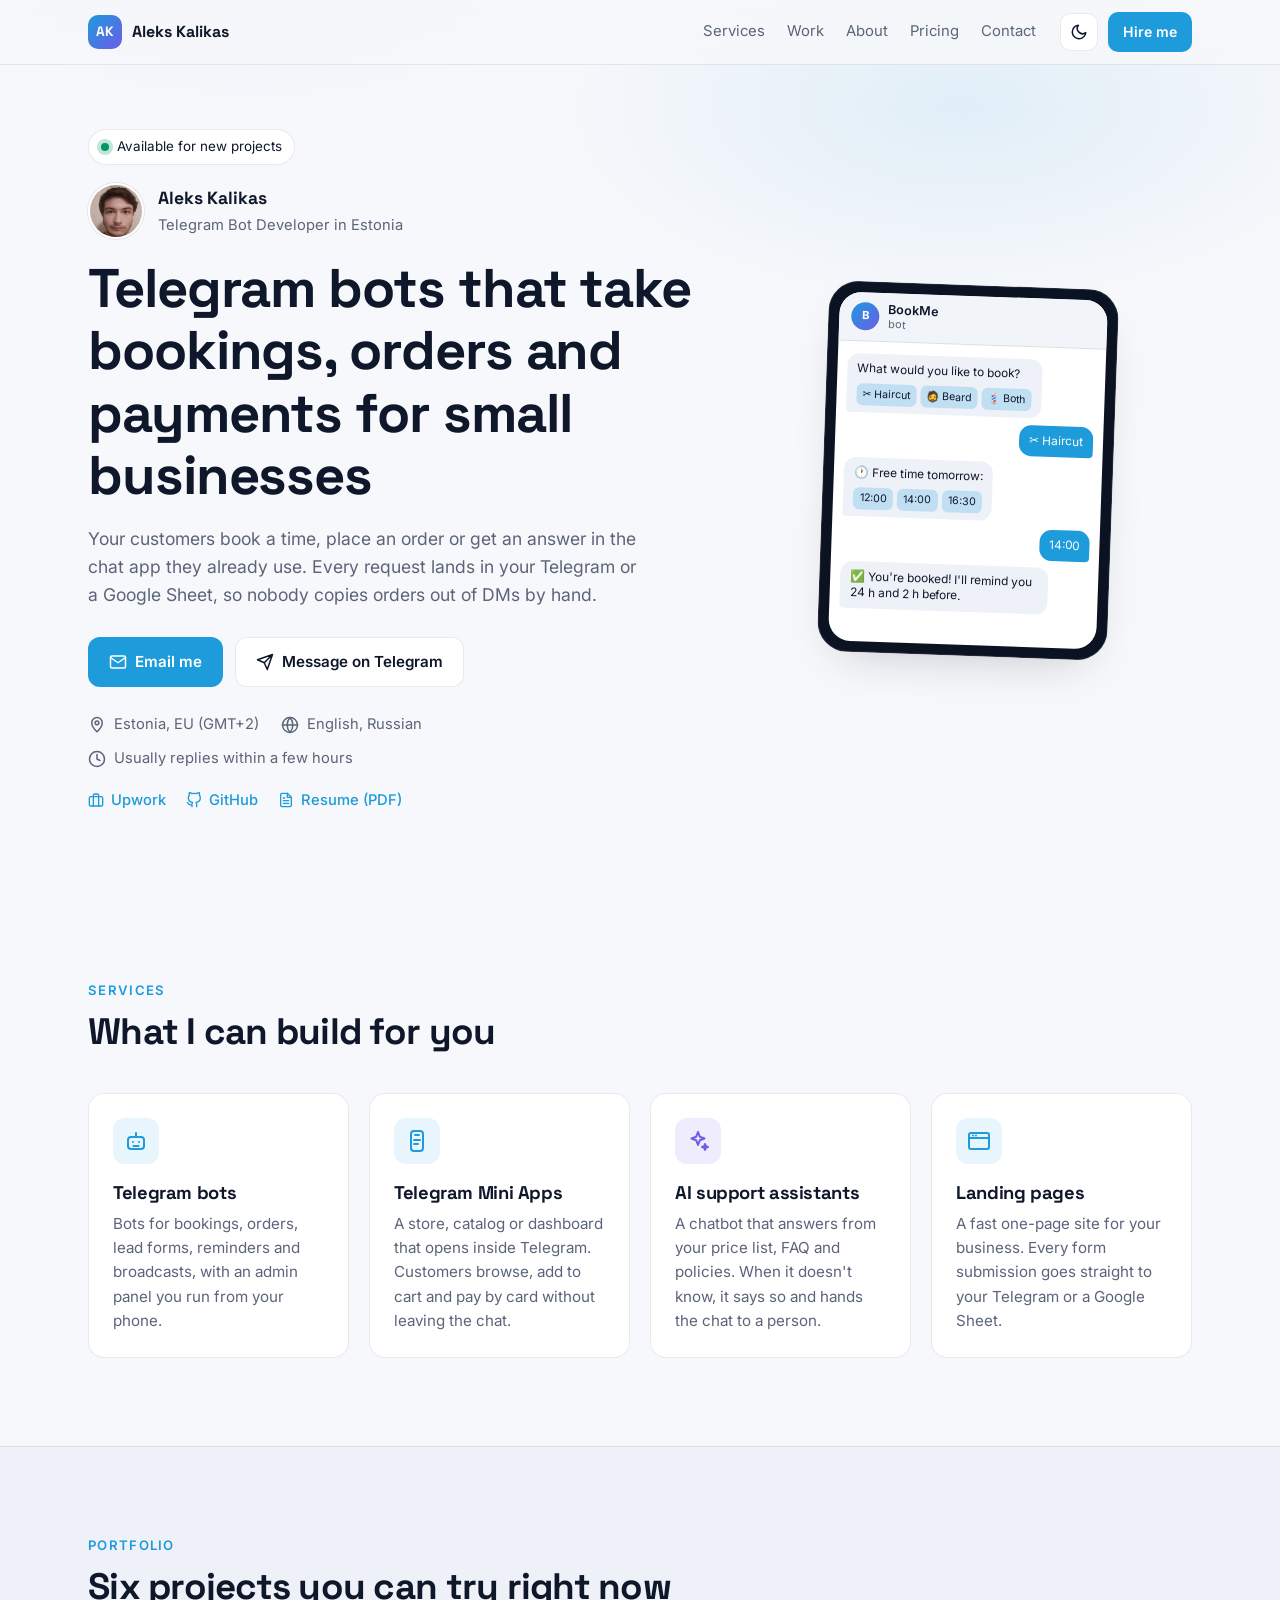
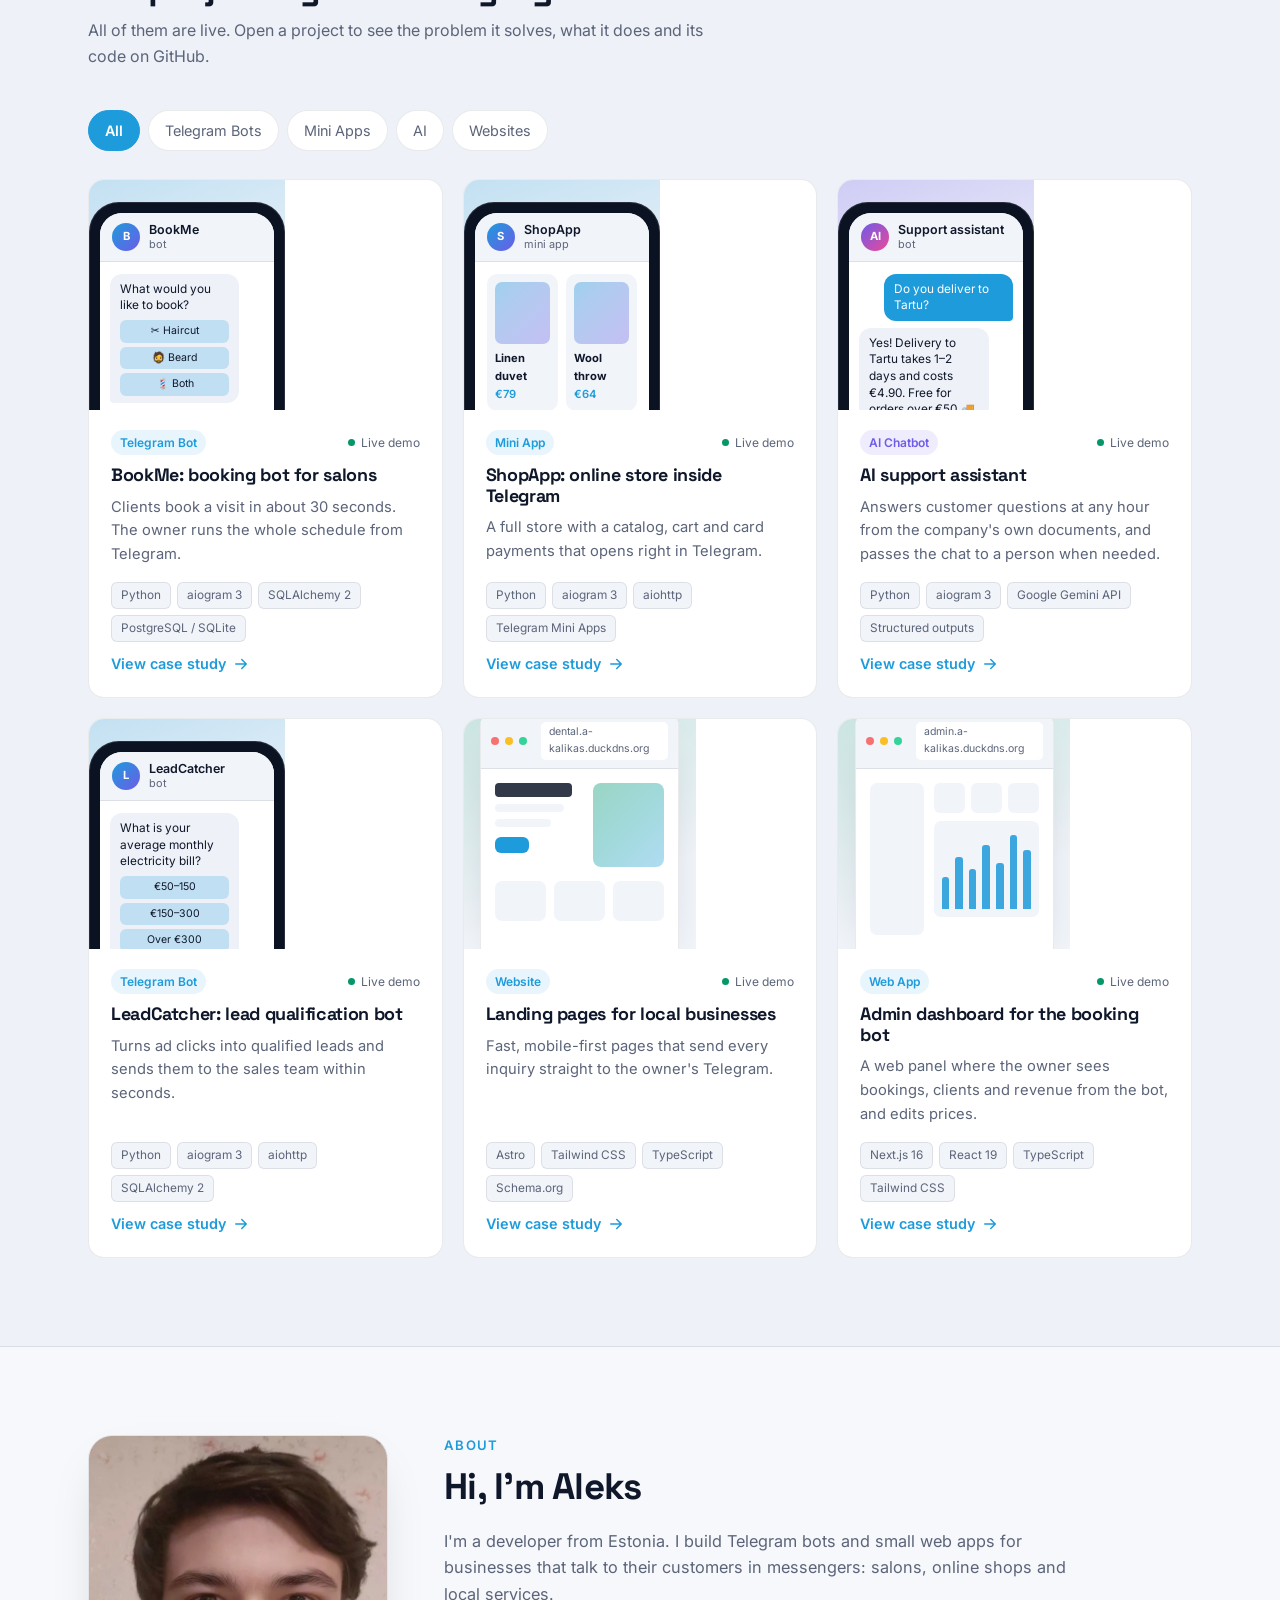
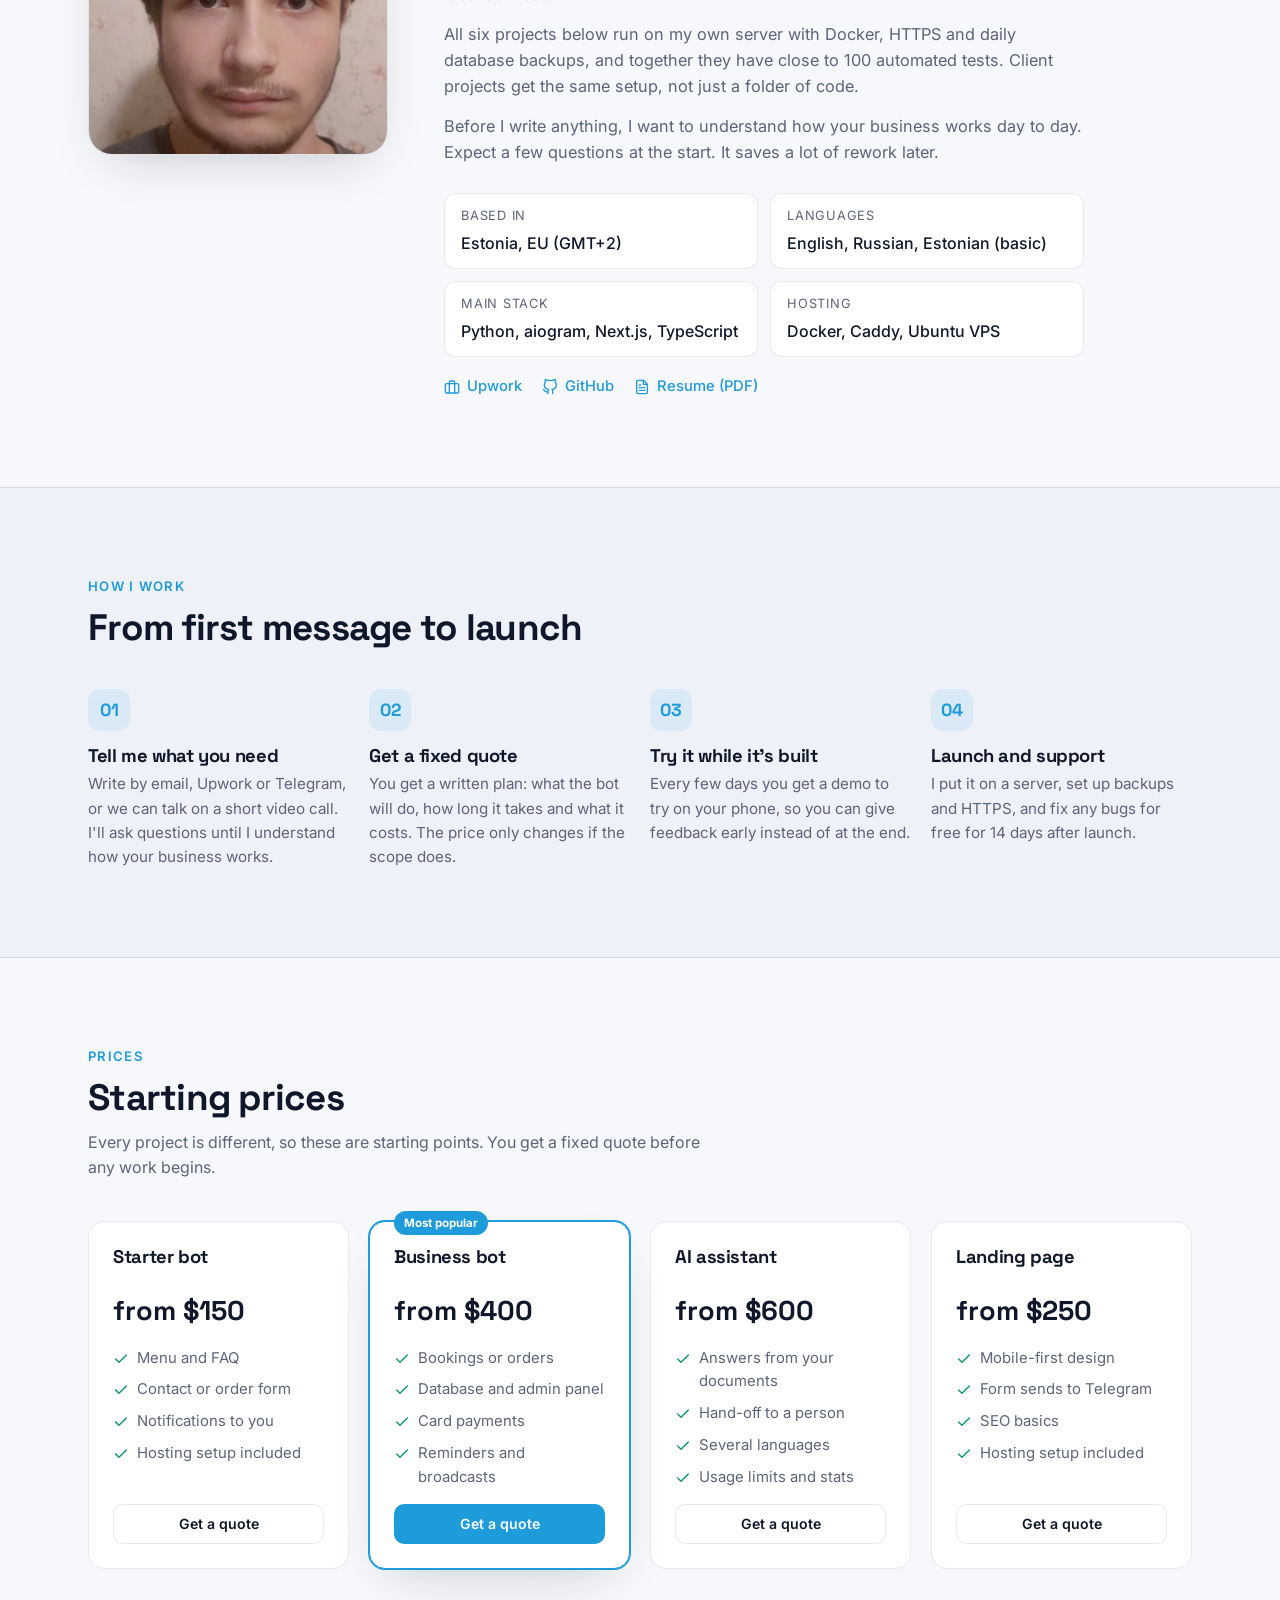
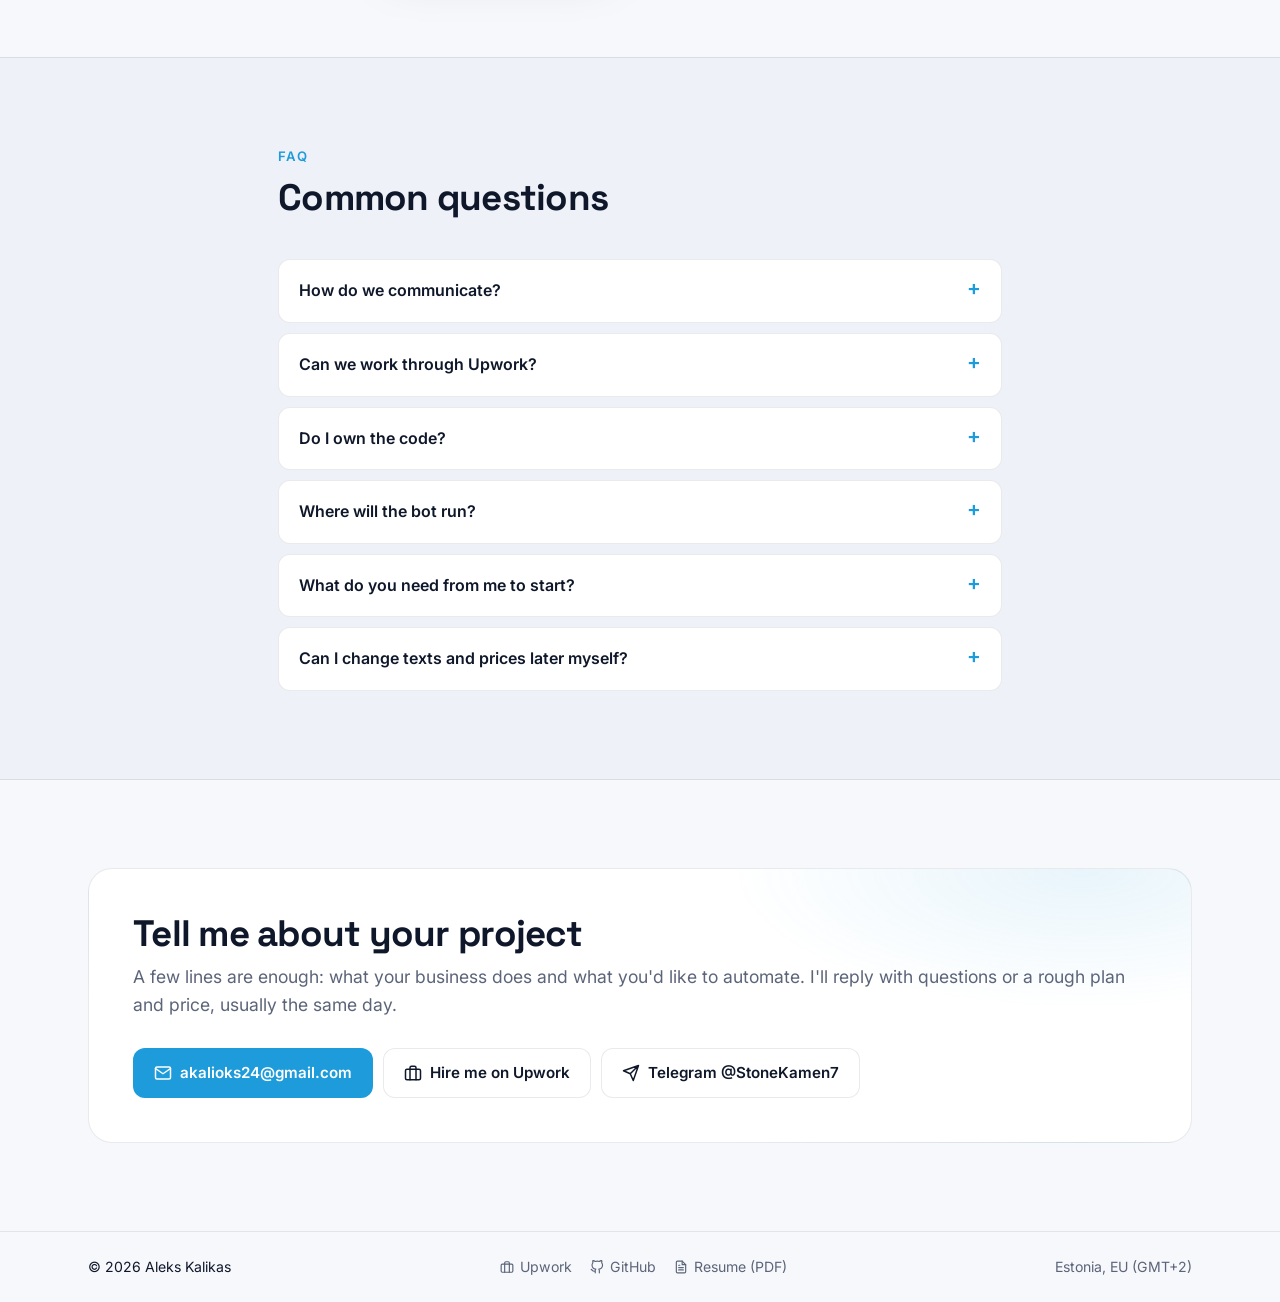
<file: index.html>
<!doctype html>
<!-- Generated by build.js from template.html + config.js. Do not edit by hand: run `node build.js`. -->
<html lang="en">
<head>
  <meta charset="utf-8">
  <meta name="viewport" content="width=device-width, initial-scale=1">
  <title>Aleks Kalikas | Telegram Bot Developer</title>
  <meta name="description" content="Aleks Kalikas, Telegram bot developer in Estonia. Booking and order bots, Telegram Mini App stores with card payments, AI support assistants and landing pages. Six live demos, fixed prices.">
  <meta name="author" content="Aleks Kalikas">
  <link rel="canonical" href="https://a-kalikas.duckdns.org/">

  <!-- Open Graph: link previews in Telegram, LinkedIn, Slack, WhatsApp, Facebook -->
  <meta property="og:type" content="website">
  <meta property="og:site_name" content="Aleks Kalikas">
  <meta property="og:title" content="Aleks Kalikas | Telegram Bot Developer">
  <meta property="og:description" content="Aleks Kalikas, Telegram bot developer in Estonia. Booking and order bots, Telegram Mini App stores with card payments, AI support assistants and landing pages. Six live demos, fixed prices.">
  <meta property="og:url" content="https://a-kalikas.duckdns.org/">
  <meta property="og:image" content="https://a-kalikas.duckdns.org/og-image.png">
  <meta property="og:image:width" content="1200">
  <meta property="og:image:height" content="630">
  <meta property="og:image:alt" content="Aleks Kalikas, Telegram Bot Developer">
  <meta property="og:locale" content="en_US">
  <!-- X / Twitter -->
  <meta name="twitter:card" content="summary_large_image">
  <meta name="twitter:title" content="Aleks Kalikas | Telegram Bot Developer">
  <meta name="twitter:description" content="Aleks Kalikas, Telegram bot developer in Estonia. Booking and order bots, Telegram Mini App stores with card payments, AI support assistants and landing pages. Six live demos, fixed prices.">
  <meta name="twitter:image" content="https://a-kalikas.duckdns.org/og-image.png">

  <link rel="preconnect" href="https://fonts.googleapis.com">
  <link rel="preconnect" href="https://fonts.gstatic.com" crossorigin>
  <link href="https://fonts.googleapis.com/css2?family=Inter:wght@400;500;600;700&family=Space+Grotesk:wght@500;600;700&display=swap" rel="stylesheet">
  <link rel="stylesheet" href="styles.css">
  <script>
    try { var t = localStorage.getItem("theme"); if (t) document.documentElement.setAttribute("data-theme", t); } catch (e) {}
  </script>
</head>
<body>
  <header class="nav">
    <div class="container nav-inner">
      <a href="#top" class="logo"><span class="logo-mark">AK</span><span>Aleks Kalikas</span></a>
      <nav class="nav-links" id="navLinks">
        <a href="#services">Services</a>
        <a href="#work">Work</a>
        <a href="#about">About</a>
        <a href="#pricing">Pricing</a>
        <a href="#contact">Contact</a>
      </nav>
      <div class="nav-actions">
        <button class="icon-btn" id="themeToggle" aria-label="Toggle theme"></button>
        <a class="btn btn-primary btn-sm" href="#contact">Hire me</a>
        <button class="icon-btn menu-btn" id="menuBtn" aria-label="Menu"><svg viewBox="0 0 24 24" fill="none" stroke="currentColor" stroke-width="2" stroke-linecap="round" stroke-linejoin="round"><path d="M3 6h18M3 12h18M3 18h18"/></svg></button>
      </div>
    </div>
  </header>

  <main id="top">
    <!-- HERO -->
    <section class="hero">
      <div class="container hero-grid">
        <div class="hero-copy">
          <span class="pill" id="availPill"><span class="dot"></span>Available for new projects</span>
          <div class="hero-person">
            <img src="img/aleks.webp" alt="Aleks Kalikas" width="56" height="56">
            <div><strong>Aleks Kalikas</strong><span>Telegram Bot Developer in Estonia</span></div>
          </div>
          <h1>Telegram bots that take bookings, orders and payments for small businesses</h1>
          <p class="lead">Your customers book a time, place an order or get an answer in the chat app they already use. Every request lands in your Telegram or a Google Sheet, so nobody copies orders out of DMs by hand.</p>
          <div class="hero-cta">
            <a class="btn btn-primary" href="mailto:akalioks24@gmail.com?subject=Project%20inquiry"><span class="ico"><svg viewBox="0 0 24 24" fill="none" stroke="currentColor" stroke-width="2" stroke-linecap="round" stroke-linejoin="round"><rect x="2" y="4" width="20" height="16" rx="2"/><path d="M22 6l-10 7L2 6"/></svg></span>Email me</a>
            <a class="btn btn-ghost" href="https://t.me/StoneKamen7" target="_blank" rel="noopener"><span class="ico"><svg viewBox="0 0 24 24" fill="none" stroke="currentColor" stroke-width="2" stroke-linecap="round" stroke-linejoin="round"><path d="M22 2L11 13M22 2l-7 20-4-9-9-4z"/></svg></span>Message on Telegram</a>
          </div>
          <ul class="meta">
            <li><span class="ico"><svg viewBox="0 0 24 24" fill="none" stroke="currentColor" stroke-width="2" stroke-linecap="round" stroke-linejoin="round"><path d="M12 21s-7-6.2-7-12a7 7 0 0114 0c0 5.8-7 12-7 12z"/><circle cx="12" cy="9" r="2.5"/></svg></span><span>Estonia, EU (GMT+2)</span></li>
            <li><span class="ico"><svg viewBox="0 0 24 24" fill="none" stroke="currentColor" stroke-width="2" stroke-linecap="round" stroke-linejoin="round"><circle cx="12" cy="12" r="10"/><path d="M2 12h20M12 2a15 15 0 010 20M12 2a15 15 0 000 20"/></svg></span><span>English, Russian</span></li>
            <li><span class="ico"><svg viewBox="0 0 24 24" fill="none" stroke="currentColor" stroke-width="2" stroke-linecap="round" stroke-linejoin="round"><circle cx="12" cy="12" r="10"/><path d="M12 6v6l4 2"/></svg></span><span>Usually replies within a few hours</span></li>
          </ul>
          <div class="hero-links"><a href="https://www.upwork.com/freelancers/~0125d41676b0e3d83d" target="_blank" rel="noopener"><span class="ico"><svg viewBox="0 0 24 24" fill="none" stroke="currentColor" stroke-width="2" stroke-linecap="round" stroke-linejoin="round"><rect x="2" y="7" width="20" height="14" rx="2"/><path d="M16 21V5a2 2 0 00-2-2h-4a2 2 0 00-2 2v16"/></svg></span>Upwork</a><a href="https://github.com/Akalioks" target="_blank" rel="noopener"><span class="ico"><svg viewBox="0 0 24 24" fill="none" stroke="currentColor" stroke-width="2" stroke-linecap="round" stroke-linejoin="round"><path d="M9 19c-5 1.5-5-2.5-7-3m14 6v-3.87a3.37 3.37 0 00-.94-2.61c3.14-.35 6.44-1.54 6.44-7A5.44 5.44 0 0020 4.77 5.07 5.07 0 0019.91 1S18.73.65 16 2.48a13.38 13.38 0 00-7 0C6.27.65 5.09 1 5.09 1A5.07 5.07 0 005 4.77a5.44 5.44 0 00-1.5 3.78c0 5.42 3.3 6.61 6.44 7A3.37 3.37 0 009 18.13V22"/></svg></span>GitHub</a><a href="Aleks-Kalikas-Resume.pdf" target="_blank" rel="noopener"><span class="ico"><svg viewBox="0 0 24 24" fill="none" stroke="currentColor" stroke-width="2" stroke-linecap="round" stroke-linejoin="round"><path d="M14 2H6a2 2 0 00-2 2v16a2 2 0 002 2h12a2 2 0 002-2V8z"/><path d="M14 2v6h6M16 13H8M16 17H8M10 9H8"/></svg></span>Resume (PDF)</a></div>
        </div>
        <div class="hero-visual" aria-hidden="true"><div class="phone"><div class="phone-screen"><div class="phone-bar"><div class="phone-avatar">B</div><div class="phone-name">BookMe<small>bot</small></div></div><div class="chat"><div class="msg bot">What would you like to book?<div class="kb"><span>✂️ Haircut</span><span>🧔 Beard</span><span>💈 Both</span></div></div><div class="msg user">✂️ Haircut</div><div class="msg bot">🕐 Free time tomorrow:<div class="kb"><span>12:00</span><span>14:00</span><span>16:30</span></div></div><div class="msg user">14:00</div><div class="msg bot">✅ You&#39;re booked! I&#39;ll remind you 24 h and 2 h before.</div></div></div></div></div>
      </div>
    </section>

    <!-- SERVICES -->
    <section id="services" class="section">
      <div class="container">
        <div class="section-head">
          <p class="eyebrow">Services</p>
          <h2>What I can build for you</h2>
        </div>
        <div class="grid-4">
          <div class="card"><div class="service-icon bot"><svg viewBox="0 0 24 24" fill="none" stroke="currentColor" stroke-width="2" stroke-linecap="round" stroke-linejoin="round"><rect x="4" y="8" width="16" height="12" rx="3"/><path d="M12 4v4M9 13h.01M15 13h.01M9.5 17h5"/></svg></div><h3>Telegram bots</h3><p>Bots for bookings, orders, lead forms, reminders and broadcasts, with an admin panel you run from your phone.</p></div>
          <div class="card"><div class="service-icon app"><svg viewBox="0 0 24 24" fill="none" stroke="currentColor" stroke-width="2" stroke-linecap="round" stroke-linejoin="round"><rect x="6" y="2" width="12" height="20" rx="3"/><path d="M10 6h4M9 11h6M9 15h4"/></svg></div><h3>Telegram Mini Apps</h3><p>A store, catalog or dashboard that opens inside Telegram. Customers browse, add to cart and pay by card without leaving the chat.</p></div>
          <div class="card"><div class="service-icon ai"><svg viewBox="0 0 24 24" fill="none" stroke="currentColor" stroke-width="2" stroke-linecap="round" stroke-linejoin="round"><path d="M12 3l1.8 4.7L18.5 9.5l-4.7 1.8L12 16l-1.8-4.7L5.5 9.5l4.7-1.8z"/><path d="M19 15l.8 2.2L22 18l-2.2.8L19 21l-.8-2.2L16 18l2.2-.8z"/></svg></div><h3>AI support assistants</h3><p>A chatbot that answers from your price list, FAQ and policies. When it doesn&#39;t know, it says so and hands the chat to a person.</p></div>
          <div class="card"><div class="service-icon web"><svg viewBox="0 0 24 24" fill="none" stroke="currentColor" stroke-width="2" stroke-linecap="round" stroke-linejoin="round"><rect x="2" y="4" width="20" height="16" rx="2"/><path d="M2 9h20M6 6.5h.01M9 6.5h.01"/></svg></div><h3>Landing pages</h3><p>A fast one-page site for your business. Every form submission goes straight to your Telegram or a Google Sheet.</p></div>
        </div>
      </div>
    </section>

    <!-- WORK -->
    <section id="work" class="section section-alt">
      <div class="container">
        <div class="section-head">
          <p class="eyebrow">Portfolio</p>
          <h2>Six projects you can try right now</h2>
          <p class="muted">All of them are live. Open a project to see the problem it solves, what it does and its code on GitHub.</p>
        </div>
        <div class="filters" id="filters" role="tablist"><button class="filter" role="tab" data-filter="all" aria-selected="true">All</button><button class="filter" role="tab" data-filter="bot" aria-selected="false">Telegram Bots</button><button class="filter" role="tab" data-filter="miniapp" aria-selected="false">Mini Apps</button><button class="filter" role="tab" data-filter="ai" aria-selected="false">AI</button><button class="filter" role="tab" data-filter="web" aria-selected="false">Websites</button></div>
        <div class="grid-3" id="projectsGrid">
          <button class="project" data-id="bookme" data-type="bot"><div class="project-cover t-bot"><div class="phone"><div class="phone-screen"><div class="phone-bar"><div class="phone-avatar">B</div><div class="phone-name">BookMe<small>bot</small></div></div><div class="chat"><div class="msg bot">What would you like to book?<div class="kb"><span>✂️ Haircut</span><span>🧔 Beard</span><span>💈 Both</span></div></div><div class="msg user">✂️ Haircut</div><div class="msg bot">🕐 Free time tomorrow:<div class="kb"><span>12:00</span><span>14:00</span><span>16:30</span></div></div><div class="msg user">14:00</div><div class="msg bot">✅ You&#39;re booked! I&#39;ll remind you 24 h and 2 h before.</div></div></div></div></div><div class="project-body"><div class="project-top"><span class="tag">Telegram Bot</span><span class="status live">Live demo</span></div><h3>BookMe: booking bot for salons</h3><p>Clients book a visit in about 30 seconds. The owner runs the whole schedule from Telegram.</p><div class="chips"><span class="chip">Python</span><span class="chip">aiogram 3</span><span class="chip">SQLAlchemy 2</span><span class="chip">PostgreSQL / SQLite</span></div><span class="project-link">View case study <span class="ico"><svg viewBox="0 0 24 24" fill="none" stroke="currentColor" stroke-width="2" stroke-linecap="round" stroke-linejoin="round"><path d="M5 12h14M13 6l6 6-6 6"/></svg></span></span></div></button>
          <button class="project" data-id="shopapp" data-type="miniapp"><div class="project-cover t-miniapp"><div class="phone"><div class="phone-screen"><div class="phone-bar"><div class="phone-avatar">S</div><div class="phone-name">ShopApp<small>mini app</small></div></div><div class="shop"><div class="shop-item"><div class="shop-img"></div><b>Linen duvet</b><span>€79</span></div><div class="shop-item"><div class="shop-img"></div><b>Wool throw</b><span>€64</span></div><div class="shop-item"><div class="shop-img"></div><b>Oak board</b><span>€39</span></div><div class="shop-item"><div class="shop-img"></div><b>Mug</b><span>€14.90</span></div><div class="shop-cta">View cart · 2 items</div></div></div></div></div><div class="project-body"><div class="project-top"><span class="tag">Mini App</span><span class="status live">Live demo</span></div><h3>ShopApp: online store inside Telegram</h3><p>A full store with a catalog, cart and card payments that opens right in Telegram.</p><div class="chips"><span class="chip">Python</span><span class="chip">aiogram 3</span><span class="chip">aiohttp</span><span class="chip">Telegram Mini Apps</span></div><span class="project-link">View case study <span class="ico"><svg viewBox="0 0 24 24" fill="none" stroke="currentColor" stroke-width="2" stroke-linecap="round" stroke-linejoin="round"><path d="M5 12h14M13 6l6 6-6 6"/></svg></span></span></div></button>
          <button class="project" data-id="ai-assistant" data-type="ai"><div class="project-cover t-ai"><div class="phone"><div class="phone-screen"><div class="phone-bar"><div class="phone-avatar ai">AI</div><div class="phone-name">Support assistant<small>bot</small></div></div><div class="chat"><div class="msg user">Do you deliver to Tartu?</div><div class="msg bot">Yes! Delivery to Tartu takes 1–2 days and costs €4.90. Free for orders over €50 🚚</div><div class="msg user">Can I talk to a person?</div><div class="msg bot">Of course, connecting you with a manager now 👤</div></div></div></div></div><div class="project-body"><div class="project-top"><span class="tag ai">AI Chatbot</span><span class="status live">Live demo</span></div><h3>AI support assistant</h3><p>Answers customer questions at any hour from the company&#39;s own documents, and passes the chat to a person when needed.</p><div class="chips"><span class="chip">Python</span><span class="chip">aiogram 3</span><span class="chip">Google Gemini API</span><span class="chip">Structured outputs</span></div><span class="project-link">View case study <span class="ico"><svg viewBox="0 0 24 24" fill="none" stroke="currentColor" stroke-width="2" stroke-linecap="round" stroke-linejoin="round"><path d="M5 12h14M13 6l6 6-6 6"/></svg></span></span></div></button>
          <button class="project" data-id="leadcatcher" data-type="bot"><div class="project-cover t-bot"><div class="phone"><div class="phone-screen"><div class="phone-bar"><div class="phone-avatar">L</div><div class="phone-name">LeadCatcher<small>bot</small></div></div><div class="chat"><div class="msg bot">What is your average monthly electricity bill?<div class="kb"><span>€50–150</span><span>€150–300</span><span>Over €300</span></div></div><div class="msg user">€150–300</div><div class="msg bot">When would you like the panels installed?<div class="kb"><span>Within a month</span><span>This year</span></div></div><div class="msg user">Within a month</div><div class="msg bot">🔥 Thank you! A specialist will call you within 15 minutes.</div></div></div></div></div><div class="project-body"><div class="project-top"><span class="tag">Telegram Bot</span><span class="status live">Live demo</span></div><h3>LeadCatcher: lead qualification bot</h3><p>Turns ad clicks into qualified leads and sends them to the sales team within seconds.</p><div class="chips"><span class="chip">Python</span><span class="chip">aiogram 3</span><span class="chip">aiohttp</span><span class="chip">SQLAlchemy 2</span></div><span class="project-link">View case study <span class="ico"><svg viewBox="0 0 24 24" fill="none" stroke="currentColor" stroke-width="2" stroke-linecap="round" stroke-linejoin="round"><path d="M5 12h14M13 6l6 6-6 6"/></svg></span></span></div></button>
          <button class="project" data-id="landings" data-type="web"><div class="project-cover t-web"><div class="browser"><div class="browser-bar"><i></i><i></i><i></i><span class="browser-url">dental.a-kalikas.duckdns.org</span></div><div class="browser-body"><div class="l-hero"><div><div class="bar h"></div><div class="bar" style="width:80%"></div><div class="bar" style="width:65%"></div><div class="bar a"></div></div><div class="l-img"></div></div><div class="l-row"><div></div><div></div><div></div></div></div></div></div><div class="project-body"><div class="project-top"><span class="tag">Website</span><span class="status live">Live demo</span></div><h3>Landing pages for local businesses</h3><p>Fast, mobile-first pages that send every inquiry straight to the owner&#39;s Telegram.</p><div class="chips"><span class="chip">Astro</span><span class="chip">Tailwind CSS</span><span class="chip">TypeScript</span><span class="chip">Schema.org</span></div><span class="project-link">View case study <span class="ico"><svg viewBox="0 0 24 24" fill="none" stroke="currentColor" stroke-width="2" stroke-linecap="round" stroke-linejoin="round"><path d="M5 12h14M13 6l6 6-6 6"/></svg></span></span></div></button>
          <button class="project" data-id="dashboard" data-type="web"><div class="project-cover t-web"><div class="browser"><div class="browser-bar"><i></i><i></i><i></i><span class="browser-url">admin.a-kalikas.duckdns.org</span></div><div class="browser-body"><div class="d-wrap"><div class="d-side"></div><div><div class="d-stats"><div></div><div></div><div></div></div><div class="d-chart"><span style="height:40%"></span><span style="height:65%"></span><span style="height:50%"></span><span style="height:80%"></span><span style="height:58%"></span><span style="height:92%"></span><span style="height:74%"></span></div></div></div></div></div></div><div class="project-body"><div class="project-top"><span class="tag">Web App</span><span class="status live">Live demo</span></div><h3>Admin dashboard for the booking bot</h3><p>A web panel where the owner sees bookings, clients and revenue from the bot, and edits prices.</p><div class="chips"><span class="chip">Next.js 16</span><span class="chip">React 19</span><span class="chip">TypeScript</span><span class="chip">Tailwind CSS</span></div><span class="project-link">View case study <span class="ico"><svg viewBox="0 0 24 24" fill="none" stroke="currentColor" stroke-width="2" stroke-linecap="round" stroke-linejoin="round"><path d="M5 12h14M13 6l6 6-6 6"/></svg></span></span></div></button>
        </div>
      </div>
    </section>

    <!-- ABOUT -->
    <section id="about" class="section">
      <div class="container about-grid">
        <img class="about-photo" src="img/aleks.webp" alt="Aleks Kalikas" width="320" height="320" loading="lazy">
        <div>
          <div class="section-head">
            <p class="eyebrow">About</p>
            <h2>Hi, I'm Aleks</h2>
          </div>
          <div class="about-text">
            <p>I&#39;m a developer from Estonia. I build Telegram bots and small web apps for businesses that talk to their customers in messengers: salons, online shops and local services.</p>
            <p>All six projects below run on my own server with Docker, HTTPS and daily database backups, and together they have close to 100 automated tests. Client projects get the same setup, not just a folder of code.</p>
            <p>Before I write anything, I want to understand how your business works day to day. Expect a few questions at the start. It saves a lot of rework later.</p>
          </div>
          <dl class="facts"><div><dt>Based in</dt><dd>Estonia, EU (GMT+2)</dd></div><div><dt>Languages</dt><dd>English, Russian, Estonian (basic)</dd></div><div><dt>Main stack</dt><dd>Python, aiogram, Next.js, TypeScript</dd></div><div><dt>Hosting</dt><dd>Docker, Caddy, Ubuntu VPS</dd></div></dl>
          <div class="about-links"><a href="https://www.upwork.com/freelancers/~0125d41676b0e3d83d" target="_blank" rel="noopener"><span class="ico"><svg viewBox="0 0 24 24" fill="none" stroke="currentColor" stroke-width="2" stroke-linecap="round" stroke-linejoin="round"><rect x="2" y="7" width="20" height="14" rx="2"/><path d="M16 21V5a2 2 0 00-2-2h-4a2 2 0 00-2 2v16"/></svg></span>Upwork</a><a href="https://github.com/Akalioks" target="_blank" rel="noopener"><span class="ico"><svg viewBox="0 0 24 24" fill="none" stroke="currentColor" stroke-width="2" stroke-linecap="round" stroke-linejoin="round"><path d="M9 19c-5 1.5-5-2.5-7-3m14 6v-3.87a3.37 3.37 0 00-.94-2.61c3.14-.35 6.44-1.54 6.44-7A5.44 5.44 0 0020 4.77 5.07 5.07 0 0019.91 1S18.73.65 16 2.48a13.38 13.38 0 00-7 0C6.27.65 5.09 1 5.09 1A5.07 5.07 0 005 4.77a5.44 5.44 0 00-1.5 3.78c0 5.42 3.3 6.61 6.44 7A3.37 3.37 0 009 18.13V22"/></svg></span>GitHub</a><a href="Aleks-Kalikas-Resume.pdf" target="_blank" rel="noopener"><span class="ico"><svg viewBox="0 0 24 24" fill="none" stroke="currentColor" stroke-width="2" stroke-linecap="round" stroke-linejoin="round"><path d="M14 2H6a2 2 0 00-2 2v16a2 2 0 002 2h12a2 2 0 002-2V8z"/><path d="M14 2v6h6M16 13H8M16 17H8M10 9H8"/></svg></span>Resume (PDF)</a></div>
        </div>
      </div>
    </section>

    <!-- PROCESS -->
    <section id="process" class="section section-alt">
      <div class="container">
        <div class="section-head">
          <p class="eyebrow">How I work</p>
          <h2>From first message to launch</h2>
        </div>
        <ol class="steps">
          <li><h3>Tell me what you need</h3><p>Write by email, Upwork or Telegram, or we can talk on a short video call. I&#39;ll ask questions until I understand how your business works.</p></li>
          <li><h3>Get a fixed quote</h3><p>You get a written plan: what the bot will do, how long it takes and what it costs. The price only changes if the scope does.</p></li>
          <li><h3>Try it while it&#39;s built</h3><p>Every few days you get a demo to try on your phone, so you can give feedback early instead of at the end.</p></li>
          <li><h3>Launch and support</h3><p>I put it on a server, set up backups and HTTPS, and fix any bugs for free for 14 days after launch.</p></li>
        </ol>
      </div>
    </section>

    <!-- PRICING -->
    <section id="pricing" class="section">
      <div class="container">
        <div class="section-head">
          <p class="eyebrow">Prices</p>
          <h2>Starting prices</h2>
          <p class="muted">Every project is different, so these are starting points. You get a fixed quote before any work begins.</p>
        </div>
        <div class="grid-4">
          <div class="card price"><h3>Starter bot</h3><div class="price-amount">from $150</div><ul><li><span class="ico"><svg viewBox="0 0 24 24" fill="none" stroke="currentColor" stroke-width="2" stroke-linecap="round" stroke-linejoin="round"><path d="M20 6L9 17l-5-5"/></svg></span>Menu and FAQ</li><li><span class="ico"><svg viewBox="0 0 24 24" fill="none" stroke="currentColor" stroke-width="2" stroke-linecap="round" stroke-linejoin="round"><path d="M20 6L9 17l-5-5"/></svg></span>Contact or order form</li><li><span class="ico"><svg viewBox="0 0 24 24" fill="none" stroke="currentColor" stroke-width="2" stroke-linecap="round" stroke-linejoin="round"><path d="M20 6L9 17l-5-5"/></svg></span>Notifications to you</li><li><span class="ico"><svg viewBox="0 0 24 24" fill="none" stroke="currentColor" stroke-width="2" stroke-linecap="round" stroke-linejoin="round"><path d="M20 6L9 17l-5-5"/></svg></span>Hosting setup included</li></ul><a class="btn btn-ghost btn-sm" href="#contact">Get a quote</a></div>
          <div class="card price featured"><h3>Business bot</h3><div class="price-amount">from $400</div><ul><li><span class="ico"><svg viewBox="0 0 24 24" fill="none" stroke="currentColor" stroke-width="2" stroke-linecap="round" stroke-linejoin="round"><path d="M20 6L9 17l-5-5"/></svg></span>Bookings or orders</li><li><span class="ico"><svg viewBox="0 0 24 24" fill="none" stroke="currentColor" stroke-width="2" stroke-linecap="round" stroke-linejoin="round"><path d="M20 6L9 17l-5-5"/></svg></span>Database and admin panel</li><li><span class="ico"><svg viewBox="0 0 24 24" fill="none" stroke="currentColor" stroke-width="2" stroke-linecap="round" stroke-linejoin="round"><path d="M20 6L9 17l-5-5"/></svg></span>Card payments</li><li><span class="ico"><svg viewBox="0 0 24 24" fill="none" stroke="currentColor" stroke-width="2" stroke-linecap="round" stroke-linejoin="round"><path d="M20 6L9 17l-5-5"/></svg></span>Reminders and broadcasts</li></ul><a class="btn btn-primary btn-sm" href="#contact">Get a quote</a></div>
          <div class="card price"><h3>AI assistant</h3><div class="price-amount">from $600</div><ul><li><span class="ico"><svg viewBox="0 0 24 24" fill="none" stroke="currentColor" stroke-width="2" stroke-linecap="round" stroke-linejoin="round"><path d="M20 6L9 17l-5-5"/></svg></span>Answers from your documents</li><li><span class="ico"><svg viewBox="0 0 24 24" fill="none" stroke="currentColor" stroke-width="2" stroke-linecap="round" stroke-linejoin="round"><path d="M20 6L9 17l-5-5"/></svg></span>Hand-off to a person</li><li><span class="ico"><svg viewBox="0 0 24 24" fill="none" stroke="currentColor" stroke-width="2" stroke-linecap="round" stroke-linejoin="round"><path d="M20 6L9 17l-5-5"/></svg></span>Several languages</li><li><span class="ico"><svg viewBox="0 0 24 24" fill="none" stroke="currentColor" stroke-width="2" stroke-linecap="round" stroke-linejoin="round"><path d="M20 6L9 17l-5-5"/></svg></span>Usage limits and stats</li></ul><a class="btn btn-ghost btn-sm" href="#contact">Get a quote</a></div>
          <div class="card price"><h3>Landing page</h3><div class="price-amount">from $250</div><ul><li><span class="ico"><svg viewBox="0 0 24 24" fill="none" stroke="currentColor" stroke-width="2" stroke-linecap="round" stroke-linejoin="round"><path d="M20 6L9 17l-5-5"/></svg></span>Mobile-first design</li><li><span class="ico"><svg viewBox="0 0 24 24" fill="none" stroke="currentColor" stroke-width="2" stroke-linecap="round" stroke-linejoin="round"><path d="M20 6L9 17l-5-5"/></svg></span>Form sends to Telegram</li><li><span class="ico"><svg viewBox="0 0 24 24" fill="none" stroke="currentColor" stroke-width="2" stroke-linecap="round" stroke-linejoin="round"><path d="M20 6L9 17l-5-5"/></svg></span>SEO basics</li><li><span class="ico"><svg viewBox="0 0 24 24" fill="none" stroke="currentColor" stroke-width="2" stroke-linecap="round" stroke-linejoin="round"><path d="M20 6L9 17l-5-5"/></svg></span>Hosting setup included</li></ul><a class="btn btn-ghost btn-sm" href="#contact">Get a quote</a></div>
        </div>
      </div>
    </section>

    <!-- FAQ -->
    <section class="section section-alt">
      <div class="container narrow">
        <div class="section-head">
          <p class="eyebrow">FAQ</p>
          <h2>Common questions</h2>
        </div>
        <div class="faq">
          <details><summary>How do we communicate?</summary><p>Whichever way suits you: email, Upwork messages, Telegram or a video call. I&#39;m in Estonia (GMT+2) and usually reply within a few hours on weekdays.</p></details>
          <details><summary>Can we work through Upwork?</summary><p>Yes. If you prefer Upwork&#39;s contracts and payment protection, we can run the whole project there.</p></details>
          <details><summary>Do I own the code?</summary><p>Yes. You get the full source code, and the bot, server and other accounts are registered to you.</p></details>
          <details><summary>Where will the bot run?</summary><p>On a cloud server (VPS). I set it up, and after launch I can look after it for a small monthly fee or hand everything over to you.</p></details>
          <details><summary>What do you need from me to start?</summary><p>A short description of your business and what the bot should do. Links to bots or sites you like help, plus any texts, prices or documents it should use.</p></details>
          <details><summary>Can I change texts and prices later myself?</summary><p>Yes. Most projects include an admin panel where you edit prices, services and texts without a developer.</p></details>
        </div>
      </div>
    </section>

    <!-- CONTACT -->
    <section id="contact" class="section">
      <div class="container">
        <div class="cta-card">
          <div>
            <h2>Tell me about your project</h2>
            <p class="lead">A few lines are enough: what your business does and what you'd like to automate. I'll reply with questions or a rough plan and price, usually the same day.</p>
          </div>
          <div class="cta-buttons">
            <a class="btn btn-primary" href="mailto:akalioks24@gmail.com?subject=Project%20inquiry"><span class="ico"><svg viewBox="0 0 24 24" fill="none" stroke="currentColor" stroke-width="2" stroke-linecap="round" stroke-linejoin="round"><rect x="2" y="4" width="20" height="16" rx="2"/><path d="M22 6l-10 7L2 6"/></svg></span>akalioks24@gmail.com</a>
            <a class="btn btn-ghost" href="https://www.upwork.com/freelancers/~0125d41676b0e3d83d" target="_blank" rel="noopener"><span class="ico"><svg viewBox="0 0 24 24" fill="none" stroke="currentColor" stroke-width="2" stroke-linecap="round" stroke-linejoin="round"><rect x="2" y="7" width="20" height="14" rx="2"/><path d="M16 21V5a2 2 0 00-2-2h-4a2 2 0 00-2 2v16"/></svg></span>Hire me on Upwork</a>
            <a class="btn btn-ghost" href="https://t.me/StoneKamen7" target="_blank" rel="noopener"><span class="ico"><svg viewBox="0 0 24 24" fill="none" stroke="currentColor" stroke-width="2" stroke-linecap="round" stroke-linejoin="round"><path d="M22 2L11 13M22 2l-7 20-4-9-9-4z"/></svg></span>Telegram @StoneKamen7</a>
          </div>
        </div>
      </div>
    </section>
  </main>

  <footer class="footer">
    <div class="container footer-inner">
      <span>© <span id="year">2026</span> Aleks Kalikas</span>
      <div class="footer-links"><a href="https://www.upwork.com/freelancers/~0125d41676b0e3d83d" target="_blank" rel="noopener"><span class="ico"><svg viewBox="0 0 24 24" fill="none" stroke="currentColor" stroke-width="2" stroke-linecap="round" stroke-linejoin="round"><rect x="2" y="7" width="20" height="14" rx="2"/><path d="M16 21V5a2 2 0 00-2-2h-4a2 2 0 00-2 2v16"/></svg></span>Upwork</a><a href="https://github.com/Akalioks" target="_blank" rel="noopener"><span class="ico"><svg viewBox="0 0 24 24" fill="none" stroke="currentColor" stroke-width="2" stroke-linecap="round" stroke-linejoin="round"><path d="M9 19c-5 1.5-5-2.5-7-3m14 6v-3.87a3.37 3.37 0 00-.94-2.61c3.14-.35 6.44-1.54 6.44-7A5.44 5.44 0 0020 4.77 5.07 5.07 0 0019.91 1S18.73.65 16 2.48a13.38 13.38 0 00-7 0C6.27.65 5.09 1 5.09 1A5.07 5.07 0 005 4.77a5.44 5.44 0 00-1.5 3.78c0 5.42 3.3 6.61 6.44 7A3.37 3.37 0 009 18.13V22"/></svg></span>GitHub</a><a href="Aleks-Kalikas-Resume.pdf" target="_blank" rel="noopener"><span class="ico"><svg viewBox="0 0 24 24" fill="none" stroke="currentColor" stroke-width="2" stroke-linecap="round" stroke-linejoin="round"><path d="M14 2H6a2 2 0 00-2 2v16a2 2 0 002 2h12a2 2 0 002-2V8z"/><path d="M14 2v6h6M16 13H8M16 17H8M10 9H8"/></svg></span>Resume (PDF)</a></div>
      <span class="muted">Estonia, EU (GMT+2)</span>
    </div>
  </footer>

  <!-- CASE STUDIES: full text of every project, shown in the modal -->
  <div id="cases" hidden>
    <div data-case="bookme"><div class="project-top" style="justify-content:flex-start;gap:12px"><span class="tag">Telegram Bot</span><span class="status live">Live demo</span></div><h2>BookMe: booking bot for salons</h2><p class="lead">Clients book a visit in about 30 seconds. The owner runs the whole schedule from Telegram.</p><div class="case-grid"><div><div class="case-block"><h4>The problem</h4><p>Small salons take bookings through DMs and phone calls. Slots get double-booked, clients forget their visits, and the owner spends the day answering messages.</p></div><div class="case-block"><h4>The solution</h4><ul><li>Clients pick a service, a specialist (or anyone free) and a time slot with buttons</li><li>Each slot is checked again right before saving, so two people can&#39;t book the same time</li><li>Reminders go out 24 hours and 2 hours before the visit, with a one-tap cancel</li><li>Owner panel in Telegram: today&#39;s schedule, cancellations that notify the client, stats and broadcasts</li><li>All bookings export to CSV for Excel or Google Sheets</li><li>End-to-end tests cover every dialog</li></ul></div><div class="case-block"><h4>Tech stack</h4><div class="chips"><span class="chip">Python</span><span class="chip">aiogram 3</span><span class="chip">SQLAlchemy 2</span><span class="chip">PostgreSQL / SQLite</span><span class="chip">Docker</span><span class="chip">pytest</span></div></div><div class="case-links"><a class="btn btn-primary btn-sm" href="https://t.me/bookmedemobot" target="_blank" rel="noopener"><span class="ico"><svg viewBox="0 0 24 24" fill="none" stroke="currentColor" stroke-width="2" stroke-linecap="round" stroke-linejoin="round"><path d="M22 2L11 13M22 2l-7 20-4-9-9-4z"/></svg></span>Try the demo</a><a class="btn btn-ghost btn-sm" href="https://github.com/Akalioks/bookme-bot" target="_blank" rel="noopener"><span class="ico"><svg viewBox="0 0 24 24" fill="none" stroke="currentColor" stroke-width="2" stroke-linecap="round" stroke-linejoin="round"><path d="M16 18l6-6-6-6M8 6l-6 6 6 6"/></svg></span>Source code</a></div></div><div class="case-visual"><div class="phone"><div class="phone-screen"><div class="phone-bar"><div class="phone-avatar">B</div><div class="phone-name">BookMe<small>bot</small></div></div><div class="chat"><div class="msg bot">What would you like to book?<div class="kb"><span>✂️ Haircut</span><span>🧔 Beard</span><span>💈 Both</span></div></div><div class="msg user">✂️ Haircut</div><div class="msg bot">🕐 Free time tomorrow:<div class="kb"><span>12:00</span><span>14:00</span><span>16:30</span></div></div><div class="msg user">14:00</div><div class="msg bot">✅ You&#39;re booked! I&#39;ll remind you 24 h and 2 h before.</div></div></div></div></div></div></div>
    <div data-case="shopapp"><div class="project-top" style="justify-content:flex-start;gap:12px"><span class="tag">Mini App</span><span class="status live">Live demo</span></div><h2>ShopApp: online store inside Telegram</h2><p class="lead">A full store with a catalog, cart and card payments that opens right in Telegram.</p><div class="case-grid"><div><div class="case-block"><h4>The problem</h4><p>Shops that sell through Telegram and Instagram DMs have no catalog or cart. Every order is typed out by hand, and some get lost.</p></div><div class="case-block"><h4>The solution</h4><ul><li>Catalog with categories, search and product pages that follows the user&#39;s light or dark Telegram theme</li><li>Checkout in a few taps: delivery options, a free-delivery threshold and saved contact details</li><li>Card payments inside Telegram (Telegram Payments with Stripe) or pay on pickup</li><li>Every request is checked against Telegram&#39;s signature, and prices are always recalculated on the server</li><li>The owner gets each order in the chat and changes its status with one tap. The customer is notified automatically</li><li>Prices and stock are edited in the app&#39;s Admin tab, no code needed</li></ul></div><div class="case-block"><h4>Tech stack</h4><div class="chips"><span class="chip">Python</span><span class="chip">aiogram 3</span><span class="chip">aiohttp</span><span class="chip">Telegram Mini Apps</span><span class="chip">Telegram Payments</span><span class="chip">JavaScript</span><span class="chip">SQLAlchemy 2</span><span class="chip">pytest</span></div></div><div class="case-links"><a class="btn btn-primary btn-sm" href="https://t.me/shopnordicbot" target="_blank" rel="noopener"><span class="ico"><svg viewBox="0 0 24 24" fill="none" stroke="currentColor" stroke-width="2" stroke-linecap="round" stroke-linejoin="round"><path d="M22 2L11 13M22 2l-7 20-4-9-9-4z"/></svg></span>Try the demo</a><a class="btn btn-ghost btn-sm" href="https://github.com/Akalioks/shop-bot" target="_blank" rel="noopener"><span class="ico"><svg viewBox="0 0 24 24" fill="none" stroke="currentColor" stroke-width="2" stroke-linecap="round" stroke-linejoin="round"><path d="M16 18l6-6-6-6M8 6l-6 6 6 6"/></svg></span>Source code</a></div></div><div class="case-visual"><div class="phone"><div class="phone-screen"><div class="phone-bar"><div class="phone-avatar">S</div><div class="phone-name">ShopApp<small>mini app</small></div></div><div class="shop"><div class="shop-item"><div class="shop-img"></div><b>Linen duvet</b><span>€79</span></div><div class="shop-item"><div class="shop-img"></div><b>Wool throw</b><span>€64</span></div><div class="shop-item"><div class="shop-img"></div><b>Oak board</b><span>€39</span></div><div class="shop-item"><div class="shop-img"></div><b>Mug</b><span>€14.90</span></div><div class="shop-cta">View cart · 2 items</div></div></div></div></div></div></div>
    <div data-case="ai-assistant"><div class="project-top" style="justify-content:flex-start;gap:12px"><span class="tag ai">AI Chatbot</span><span class="status live">Live demo</span></div><h2>AI support assistant</h2><p class="lead">Answers customer questions at any hour from the company&#39;s own documents, and passes the chat to a person when needed.</p><div class="case-grid"><div><div class="case-block"><h4>The problem</h4><p>Support staff answer the same 20 questions every day, and customers wait hours for simple answers.</p></div><div class="case-block"><h4>The solution</h4><ul><li>Answers only from your price list, FAQ and policies. If the answer isn&#39;t there, it says so instead of making something up</li><li>The owner adds or removes documents (.txt, .md, .pdf) right in Telegram</li><li>Hands the chat to a live manager along with the conversation so far. The manager replies from Telegram</li><li>Understands and replies in English, Russian and Estonian</li><li>Switches to a backup model when the main one is overloaded, and has built-in usage limits</li><li>Automated tests cover every dialog and the AI layer</li></ul></div><div class="case-block"><h4>Tech stack</h4><div class="chips"><span class="chip">Python</span><span class="chip">aiogram 3</span><span class="chip">Google Gemini API</span><span class="chip">Structured outputs</span><span class="chip">SQLAlchemy 2</span><span class="chip">Docker</span><span class="chip">pytest</span></div></div><div class="case-links"><a class="btn btn-primary btn-sm" href="https://t.me/SmartSupport2026_bot" target="_blank" rel="noopener"><span class="ico"><svg viewBox="0 0 24 24" fill="none" stroke="currentColor" stroke-width="2" stroke-linecap="round" stroke-linejoin="round"><path d="M22 2L11 13M22 2l-7 20-4-9-9-4z"/></svg></span>Try the demo</a><a class="btn btn-ghost btn-sm" href="https://github.com/Akalioks/support-bot" target="_blank" rel="noopener"><span class="ico"><svg viewBox="0 0 24 24" fill="none" stroke="currentColor" stroke-width="2" stroke-linecap="round" stroke-linejoin="round"><path d="M16 18l6-6-6-6M8 6l-6 6 6 6"/></svg></span>Source code</a></div></div><div class="case-visual"><div class="phone"><div class="phone-screen"><div class="phone-bar"><div class="phone-avatar ai">AI</div><div class="phone-name">Support assistant<small>bot</small></div></div><div class="chat"><div class="msg user">Do you deliver to Tartu?</div><div class="msg bot">Yes! Delivery to Tartu takes 1–2 days and costs €4.90. Free for orders over €50 🚚</div><div class="msg user">Can I talk to a person?</div><div class="msg bot">Of course, connecting you with a manager now 👤</div></div></div></div></div></div></div>
    <div data-case="leadcatcher"><div class="project-top" style="justify-content:flex-start;gap:12px"><span class="tag">Telegram Bot</span><span class="status live">Live demo</span></div><h2>LeadCatcher: lead qualification bot</h2><p class="lead">Turns ad clicks into qualified leads and sends them to the sales team within seconds.</p><div class="case-grid"><div><div class="case-block"><h4>The problem</h4><p>Ad clicks end up in DMs, managers ask the same questions by hand, and good leads go cold while nobody replies.</p></div><div class="case-block"><h4>The solution</h4><ul><li>A short questionnaire with buttons, input checks and one-tap phone sharing</li><li>Each lead gets a score (hot, warm or cold) and a note of which ad campaign it came from</li><li>Leads appear in the sales group. A manager claims one and marks it Contacted, Won or Lost</li><li>An alert fires if a hot lead waits too long, and people who stopped halfway get a reminder</li><li>Every lead is sent to Google Sheets or any CRM through signed webhooks, with retries if delivery fails</li><li>Website forms feed into the same pipeline. Questions and scoring rules live in one file</li></ul></div><div class="case-block"><h4>Tech stack</h4><div class="chips"><span class="chip">Python</span><span class="chip">aiogram 3</span><span class="chip">aiohttp</span><span class="chip">SQLAlchemy 2</span><span class="chip">Webhooks</span><span class="chip">Google Sheets</span><span class="chip">Docker</span><span class="chip">pytest</span></div></div><div class="case-links"><a class="btn btn-primary btn-sm" href="https://t.me/SunBaySolarbot" target="_blank" rel="noopener"><span class="ico"><svg viewBox="0 0 24 24" fill="none" stroke="currentColor" stroke-width="2" stroke-linecap="round" stroke-linejoin="round"><path d="M22 2L11 13M22 2l-7 20-4-9-9-4z"/></svg></span>Try the demo</a><a class="btn btn-ghost btn-sm" href="https://github.com/Akalioks/leadcatcher-bot" target="_blank" rel="noopener"><span class="ico"><svg viewBox="0 0 24 24" fill="none" stroke="currentColor" stroke-width="2" stroke-linecap="round" stroke-linejoin="round"><path d="M16 18l6-6-6-6M8 6l-6 6 6 6"/></svg></span>Source code</a></div></div><div class="case-visual"><div class="phone"><div class="phone-screen"><div class="phone-bar"><div class="phone-avatar">L</div><div class="phone-name">LeadCatcher<small>bot</small></div></div><div class="chat"><div class="msg bot">What is your average monthly electricity bill?<div class="kb"><span>€50–150</span><span>€150–300</span><span>Over €300</span></div></div><div class="msg user">€150–300</div><div class="msg bot">When would you like the panels installed?<div class="kb"><span>Within a month</span><span>This year</span></div></div><div class="msg user">Within a month</div><div class="msg bot">🔥 Thank you! A specialist will call you within 15 minutes.</div></div></div></div></div></div></div>
    <div data-case="landings"><div class="project-top" style="justify-content:flex-start;gap:12px"><span class="tag">Website</span><span class="status live">Live demo</span></div><h2>Landing pages for local businesses</h2><p class="lead">Fast, mobile-first pages that send every inquiry straight to the owner&#39;s Telegram.</p><div class="case-grid"><div><div class="case-block"><h4>The problem</h4><p>Many small businesses have no website, or an old one that loads slowly on phones and brings in no inquiries.</p></div><div class="case-block"><h4>The solution</h4><ul><li>Three businesses, three designs: a dental clinic, a restaurant and an online course</li><li>A booking form for each: service and time, table and guests, plan and level</li><li>Every request goes to the owner&#39;s Telegram and Google Sheets through the LeadCatcher bot</li><li>Built for phones first, with sticky call and booking buttons. Each page is about 10 KB of compressed HTML with self-hosted fonts</li><li>SEO basics: meta tags, link previews and Schema.org data (Dentist, Restaurant, Course)</li><li>Texts, prices and opening hours sit in one data file per site, so updates never touch the design</li></ul></div><div class="case-block"><h4>Tech stack</h4><div class="chips"><span class="chip">Astro</span><span class="chip">Tailwind CSS</span><span class="chip">TypeScript</span><span class="chip">Schema.org</span><span class="chip">Caddy</span><span class="chip">Telegram Bot API</span></div></div><div class="case-links"><a class="btn btn-primary btn-sm" href="https://landings.a-kalikas.duckdns.org/" target="_blank" rel="noopener"><span class="ico"><svg viewBox="0 0 24 24" fill="none" stroke="currentColor" stroke-width="2" stroke-linecap="round" stroke-linejoin="round"><path d="M18 13v6a2 2 0 01-2 2H5a2 2 0 01-2-2V8a2 2 0 012-2h6M15 3h6v6M10 14L21 3"/></svg></span>Open site</a><a class="btn btn-ghost btn-sm" href="https://github.com/Akalioks/landings" target="_blank" rel="noopener"><span class="ico"><svg viewBox="0 0 24 24" fill="none" stroke="currentColor" stroke-width="2" stroke-linecap="round" stroke-linejoin="round"><path d="M16 18l6-6-6-6M8 6l-6 6 6 6"/></svg></span>Source code</a></div></div><div class="case-visual case-browser"><div class="browser"><div class="browser-bar"><i></i><i></i><i></i><span class="browser-url">dental.a-kalikas.duckdns.org</span></div><div class="browser-body"><div class="l-hero"><div><div class="bar h"></div><div class="bar" style="width:80%"></div><div class="bar" style="width:65%"></div><div class="bar a"></div></div><div class="l-img"></div></div><div class="l-row"><div></div><div></div><div></div></div></div></div></div></div></div>
    <div data-case="dashboard"><div class="project-top" style="justify-content:flex-start;gap:12px"><span class="tag">Web App</span><span class="status live">Live demo</span></div><h2>Admin dashboard for the booking bot</h2><p class="lead">A web panel where the owner sees bookings, clients and revenue from the bot, and edits prices.</p><div class="case-grid"><div><div class="case-block"><h4>The problem</h4><p>The owner can&#39;t see the big picture: how many bookings came in, which services sell best and which clients stopped coming.</p></div><div class="case-block"><h4>The solution</h4><ul><li>Reads the bot&#39;s own database, so bookings, clients and prices are always current</li><li>Key numbers compared with the previous period, a visits and revenue chart, revenue by service and staff load</li><li>A busy-hours heatmap to plan shifts and quiet-hour discounts</li><li>Bookings and clients with search and filters. Cancelling a booking notifies the client in Telegram</li><li>Edit services, prices and staff, and the bot shows the changes right away</li><li>Log in with Telegram. Demo visitors get their own private copy of sample data</li></ul></div><div class="case-block"><h4>Tech stack</h4><div class="chips"><span class="chip">Next.js 16</span><span class="chip">React 19</span><span class="chip">TypeScript</span><span class="chip">Tailwind CSS</span><span class="chip">Recharts</span><span class="chip">SQLite</span><span class="chip">Telegram Login</span><span class="chip">Docker</span></div></div><div class="case-links"><a class="btn btn-primary btn-sm" href="https://admin.a-kalikas.duckdns.org/" target="_blank" rel="noopener"><span class="ico"><svg viewBox="0 0 24 24" fill="none" stroke="currentColor" stroke-width="2" stroke-linecap="round" stroke-linejoin="round"><path d="M18 13v6a2 2 0 01-2 2H5a2 2 0 01-2-2V8a2 2 0 012-2h6M15 3h6v6M10 14L21 3"/></svg></span>Open site</a><a class="btn btn-ghost btn-sm" href="https://github.com/Akalioks/admin-dashboard" target="_blank" rel="noopener"><span class="ico"><svg viewBox="0 0 24 24" fill="none" stroke="currentColor" stroke-width="2" stroke-linecap="round" stroke-linejoin="round"><path d="M16 18l6-6-6-6M8 6l-6 6 6 6"/></svg></span>Source code</a></div></div><div class="case-visual case-browser"><div class="browser"><div class="browser-bar"><i></i><i></i><i></i><span class="browser-url">admin.a-kalikas.duckdns.org</span></div><div class="browser-body"><div class="d-wrap"><div class="d-side"></div><div><div class="d-stats"><div></div><div></div><div></div></div><div class="d-chart"><span style="height:40%"></span><span style="height:65%"></span><span style="height:50%"></span><span style="height:80%"></span><span style="height:58%"></span><span style="height:92%"></span><span style="height:74%"></span></div></div></div></div></div></div></div></div>
  </div>

  <!-- CASE STUDY MODAL -->
  <div class="modal" id="modal" aria-hidden="true">
    <div class="modal-backdrop" data-close></div>
    <article class="modal-card" role="dialog" aria-modal="true" aria-labelledby="modalTitle">
      <button class="icon-btn modal-close" data-close aria-label="Close"><svg viewBox="0 0 24 24" fill="none" stroke="currentColor" stroke-width="2" stroke-linecap="round" stroke-linejoin="round"><path d="M18 6L6 18M6 6l12 12"/></svg></button>
      <div id="modalBody"></div>
    </article>
  </div>

  <script src="app.js" defer></script>
</body>
</html>
</file>
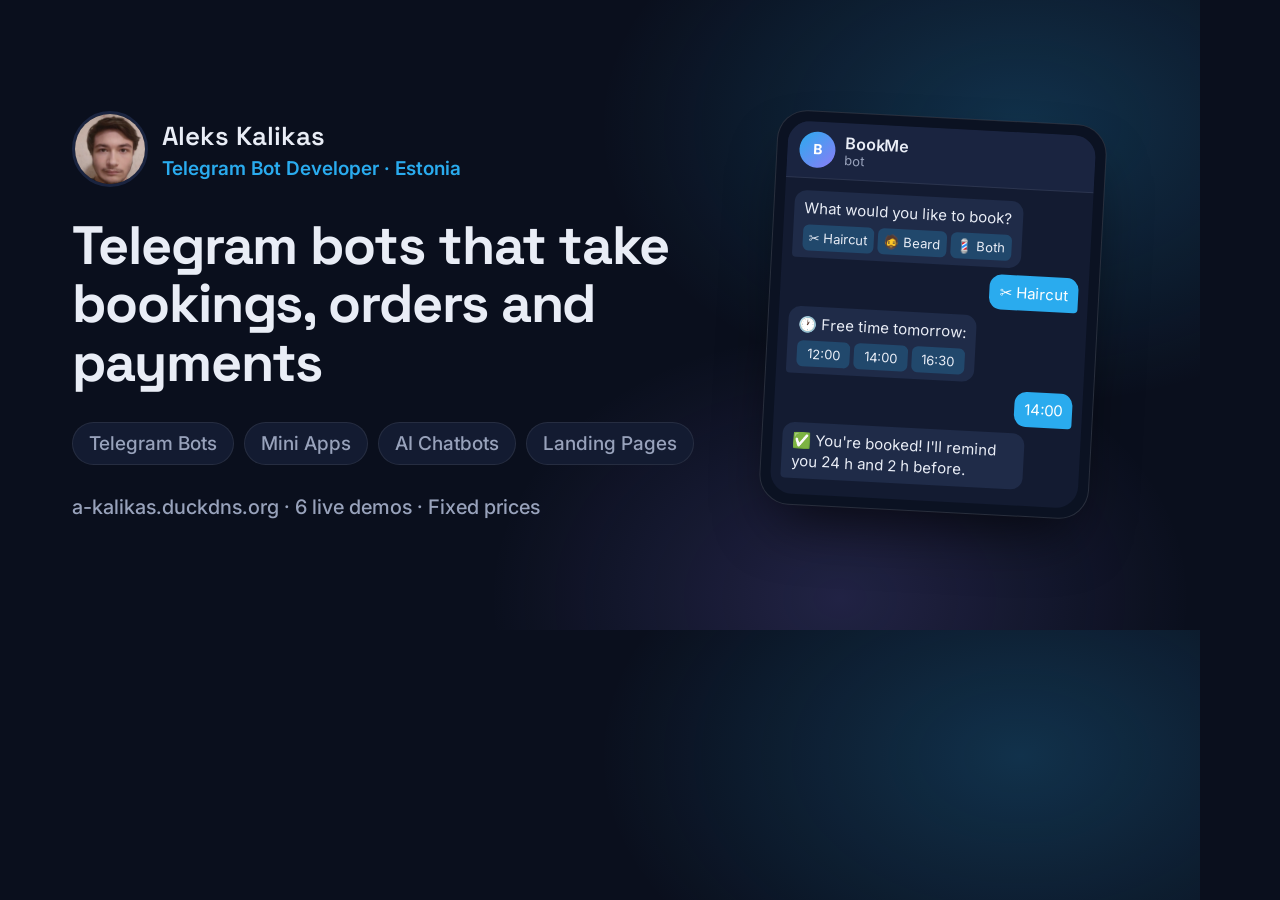
<file: og/og-image.html>
<!doctype html>
<!-- Source for og-image.png (1200×630 link preview). Regenerate after editing — see README. -->
<html lang="en" data-theme="dark">
<head>
  <meta charset="utf-8">
  <meta name="robots" content="noindex">
  <link href="https://fonts.googleapis.com/css2?family=Inter:wght@400;500;600;700&family=Space+Grotesk:wght@500;600;700&display=swap" rel="stylesheet">
  <link rel="stylesheet" href="../styles.css">
  <style>
    html, body { width: 1200px; height: 630px; margin: 0; overflow: hidden; }
    body {
      background:
        radial-gradient(600px 400px at 85% 20%, rgba(42, 171, 238, .22), transparent 70%),
        radial-gradient(500px 380px at 70% 95%, rgba(139, 124, 246, .18), transparent 70%),
        var(--bg);
    }
    .og { display: grid; grid-template-columns: 1fr 360px; gap: 40px; align-items: center; height: 100%; padding: 0 72px; }
    .og-brand { display: flex; align-items: center; gap: 14px; font: 600 26px "Space Grotesk", sans-serif; margin-bottom: 30px; }
    .og-brand img { width: 76px; height: 76px; border-radius: 50%; object-fit: cover; border: 3px solid var(--surface-2); }
    .og-brand small { display: block; color: var(--accent); font: 600 19px Inter, sans-serif; margin-top: 4px; }
    .og-role { color: var(--accent); font: 600 22px Inter, sans-serif; letter-spacing: .02em; margin: 0 0 14px; }
    .og h1 { font: 700 54px/1.08 "Space Grotesk", sans-serif; margin: 0 0 30px; letter-spacing: -.02em; }
    .og-tags { display: flex; flex-wrap: wrap; gap: 10px; }
    .og-tags span { padding: 9px 16px; border-radius: 999px; background: var(--surface); border: 1px solid var(--border); color: var(--muted); font: 500 19px Inter, sans-serif; }
    .og-url { margin-top: 30px; color: var(--muted); font: 500 20px Inter, sans-serif; }
    .og .phone { width: 330px; transform: rotate(3deg); box-shadow: 0 30px 60px -20px rgba(0,0,0,.7); }
    .og .msg { font-size: 15px; }
    .og .kb span { font-size: 13px; }
    .og .phone-name { font-size: 16px; }
    .og .phone-name small { font-size: 13px; }
    .og .phone-avatar { width: 36px; height: 36px; font-size: 14px; }
  </style>
</head>
<body>
  <div class="og">
    <div>
      <div class="og-brand"><img src="../img/aleks.webp" alt=""><div>Aleks Kalikas<small>Telegram Bot Developer · Estonia</small></div></div>
            <h1>Telegram bots that take bookings, orders and payments</h1>
      <div class="og-tags"><span>Telegram Bots</span><span>Mini Apps</span><span>AI Chatbots</span><span>Landing Pages</span></div>
      <div class="og-url">a-kalikas.duckdns.org · 6 live demos · Fixed prices</div>
    </div>
    <div class="phone"><div class="phone-screen"><div class="phone-bar"><div class="phone-avatar">B</div><div class="phone-name">BookMe<small>bot</small></div></div><div class="chat"><div class="msg bot">What would you like to book?<div class="kb"><span>✂️ Haircut</span><span>🧔 Beard</span><span>💈 Both</span></div></div><div class="msg user">✂️ Haircut</div><div class="msg bot">🕐 Free time tomorrow:<div class="kb"><span>12:00</span><span>14:00</span><span>16:30</span></div></div><div class="msg user">14:00</div><div class="msg bot">✅ You're booked! I'll remind you 24 h and 2 h before.</div></div></div></div>
  </div>
</body>
</html>
</file>
<file: styles.css>
/* ---------- Tokens ---------- */
:root {
  --bg: #0a0f1d;
  --bg-alt: #0e1426;
  --surface: #131b31;
  --surface-2: #1a2440;
  --border: rgba(255, 255, 255, 0.08);
  --text: #e9edf6;
  --muted: #98a2bb;
  --accent: #2aabee;
  --accent-ink: #04121c;
  --accent-soft: rgba(42, 171, 238, 0.14);
  --violet: #8b7cf6;
  --ok: #34d399;
  --warn: #fbbf24;
  --bubble-bot: #1f2b48;
  --bubble-user: #2aabee;
  --bubble-user-ink: #ffffff;
  --shadow: 0 20px 50px -20px rgba(0, 0, 0, 0.6);
  --radius: 16px;
  color-scheme: dark;
}
@media (prefers-color-scheme: light) {
  :root:not([data-theme="dark"]) {
    --bg: #f7f8fb; --bg-alt: #eef1f7; --surface: #ffffff; --surface-2: #f1f4f9;
    --border: rgba(15, 23, 42, 0.09); --text: #0f172a; --muted: #5b6479;
    --accent: #1d9bdb; --accent-ink: #ffffff; --accent-soft: rgba(29, 155, 219, 0.1);
    --violet: #6d5ce8; --ok: #059669; --warn: #b45309;
    --bubble-bot: #eef2f8; --bubble-user: #1d9bdb;
    --shadow: 0 20px 50px -24px rgba(15, 23, 42, 0.25);
    color-scheme: light;
  }
}
:root[data-theme="light"] {
  --bg: #f7f8fb; --bg-alt: #eef1f7; --surface: #ffffff; --surface-2: #f1f4f9;
  --border: rgba(15, 23, 42, 0.09); --text: #0f172a; --muted: #5b6479;
  --accent: #1d9bdb; --accent-ink: #ffffff; --accent-soft: rgba(29, 155, 219, 0.1);
  --violet: #6d5ce8; --ok: #059669; --warn: #b45309;
  --bubble-bot: #eef2f8; --bubble-user: #1d9bdb;
  --shadow: 0 20px 50px -24px rgba(15, 23, 42, 0.25);
  color-scheme: light;
}

/* ---------- Base ---------- */
*, *::before, *::after { box-sizing: border-box; }
html { scroll-behavior: smooth; scroll-padding-top: 80px; }
body {
  margin: 0; background: var(--bg); color: var(--text);
  font: 16px/1.6 "Inter", system-ui, -apple-system, Segoe UI, sans-serif;
  -webkit-font-smoothing: antialiased; overflow-x: hidden;
}
h1, h2, h3 { font-family: "Space Grotesk", "Inter", sans-serif; line-height: 1.15; margin: 0; letter-spacing: -0.02em; }
h1 { font-size: clamp(2rem, 4.6vw, 3.4rem); }
h2 { font-size: clamp(1.6rem, 3vw, 2.3rem); }
h3 { font-size: 1.15rem; }
p { margin: 0; }
a { color: inherit; text-decoration: none; }
img { max-width: 100%; display: block; }
.container { width: 100%; max-width: 1160px; margin: 0 auto; padding: 0 16px; }
@media (min-width: 640px) { .container { padding: 0 28px; } }
.narrow { max-width: 780px; }
.muted { color: var(--muted); }
.eyebrow { color: var(--accent); font-weight: 600; font-size: 0.82rem; text-transform: uppercase; letter-spacing: 0.1em; margin-bottom: 10px; }
.lead { color: var(--muted); font-size: 1.1rem; }
.ico { display: inline-flex; width: 18px; height: 18px; flex: none; }
.ico svg, .icon-btn svg { width: 100%; height: 100%; }

/* ---------- Buttons ---------- */
.btn {
  display: inline-flex; align-items: center; gap: 8px; justify-content: center;
  padding: 12px 20px; border-radius: 12px; font-weight: 600; font-size: 0.95rem;
  border: 1px solid transparent; cursor: pointer; transition: transform .15s, background .15s, border-color .15s;
  white-space: nowrap;
}
.btn:hover { transform: translateY(-1px); }
.btn-primary { background: var(--accent); color: var(--accent-ink); }
.btn-primary:hover { filter: brightness(1.08); }
.btn-ghost { border-color: var(--border); background: var(--surface); }
.btn-ghost:hover { border-color: var(--accent); }
.btn-sm { padding: 8px 14px; font-size: 0.88rem; border-radius: 10px; }
.btn[aria-disabled="true"] { opacity: .45; pointer-events: none; }
.icon-btn {
  width: 38px; height: 38px; padding: 9px; border-radius: 10px; border: 1px solid var(--border);
  background: var(--surface); color: var(--text); cursor: pointer; display: inline-flex;
}
.icon-btn:hover { border-color: var(--accent); }

/* ---------- Nav ---------- */
.nav {
  position: sticky; top: 0; z-index: 50;
  background: color-mix(in srgb, var(--bg) 82%, transparent);
  backdrop-filter: blur(12px); border-bottom: 1px solid var(--border);
}
.nav-inner { display: flex; align-items: center; gap: 24px; height: 64px; }
.logo { display: flex; align-items: center; gap: 10px; font-weight: 700; font-family: "Space Grotesk", sans-serif; }
.logo-mark {
  width: 34px; height: 34px; border-radius: 10px; display: grid; place-items: center; font-size: 0.85rem;
  background: linear-gradient(135deg, var(--accent), var(--violet)); color: #fff;
}
.nav-links { display: flex; gap: 22px; margin-left: auto; font-size: 0.93rem; color: var(--muted); }
.nav-links a:hover { color: var(--text); }
.nav-actions { display: flex; gap: 10px; align-items: center; }
.menu-btn { display: none; }
@media (max-width: 820px) {
  .menu-btn { display: inline-flex; }
  .nav-actions { margin-left: auto; }
  .nav-links {
    position: absolute; top: 64px; left: 0; right: 0; flex-direction: column; gap: 0;
    background: var(--bg); border-bottom: 1px solid var(--border); padding: 8px 16px 16px;
    display: none; margin: 0;
  }
  .nav-links.open { display: flex; }
  .nav-links a { padding: 12px 0; border-bottom: 1px solid var(--border); }
}
@media (max-width: 420px) { .nav-actions .btn { display: none; } }

/* ---------- Hero ---------- */
.hero { padding: 64px 0 80px; position: relative; }
.hero::before {
  content: ""; position: absolute; inset: -200px 0 auto; height: 600px; pointer-events: none; z-index: -1;
  background: radial-gradient(600px 300px at 75% 40%, var(--accent-soft), transparent 70%),
              radial-gradient(500px 260px at 20% 10%, rgba(139, 124, 246, 0.12), transparent 70%);
}
.hero-grid { display: grid; grid-template-columns: 1.15fr 0.85fr; gap: 48px; align-items: center; }
.hero-copy h1 { margin-bottom: 18px; }
.hero-copy .lead { max-width: 560px; }
.hero-cta { display: flex; flex-wrap: wrap; gap: 12px; margin: 28px 0 26px; }
.pill {
  display: inline-flex; align-items: center; gap: 8px; padding: 6px 12px; border-radius: 999px;
  background: var(--surface); border: 1px solid var(--border); font-size: 0.84rem; margin-bottom: 18px;
}
.dot { width: 8px; height: 8px; border-radius: 50%; background: var(--ok); box-shadow: 0 0 0 4px color-mix(in srgb, var(--ok) 25%, transparent); }
.meta { list-style: none; padding: 0; margin: 0; display: flex; flex-wrap: wrap; gap: 10px 22px; color: var(--muted); font-size: 0.92rem; }
.meta li { display: flex; align-items: center; gap: 8px; }
.hero-person { display: flex; align-items: center; gap: 14px; margin-bottom: 18px; }
.hero-person img, .hero-person .logo-mark { width: 56px; height: 56px; border-radius: 50%; object-fit: cover; border: 2px solid var(--surface); box-shadow: 0 0 0 1px var(--border); }
.hero-person strong { display: block; font-family: "Space Grotesk", sans-serif; font-size: 1.1rem; }
.hero-person span { color: var(--muted); font-size: 0.92rem; }
.hero-links, .about-links { display: flex; flex-wrap: wrap; gap: 8px 20px; margin-top: 18px; font-size: 0.92rem; font-weight: 500; }
.hero-links a, .about-links a { display: inline-flex; align-items: center; gap: 7px; color: var(--accent); }
.hero-links a:hover, .about-links a:hover { text-decoration: underline; }
.hero-links .ico, .about-links .ico { width: 16px; height: 16px; }
.hero-visual { display: flex; justify-content: center; }
.hero-visual .phone { width: 290px; transform: rotate(2deg); box-shadow: var(--shadow); }
@media (max-width: 900px) {
  .hero { padding: 40px 0 56px; }
  .hero-grid { grid-template-columns: 1fr; }
  .hero-visual { display: none; }
}

/* ---------- Sections ---------- */
.section { padding: 88px 0; }
.section-alt { background: var(--bg-alt); border-block: 1px solid var(--border); }
.section-head { margin-bottom: 40px; max-width: 640px; }
.section-head h2 { margin-bottom: 10px; }
@media (max-width: 640px) { .section { padding: 64px 0; } }

/* ---------- About ---------- */
.about-grid { display: grid; grid-template-columns: 300px 1fr; gap: 56px; align-items: start; }
.about-photo { width: 100%; aspect-ratio: 1; object-fit: cover; border-radius: 24px; border: 1px solid var(--border); box-shadow: var(--shadow); }
.about-grid .section-head { margin-bottom: 20px; }
.about-text { max-width: 640px; color: var(--muted); font-size: 1.02rem; }
.about-text p + p { margin-top: 14px; }
.facts { display: grid; grid-template-columns: repeat(2, minmax(0, 1fr)); gap: 12px; margin: 28px 0 0; max-width: 640px; }
.facts div { background: var(--surface); border: 1px solid var(--border); border-radius: 12px; padding: 12px 16px; }
.facts dt { color: var(--muted); font-size: 0.8rem; text-transform: uppercase; letter-spacing: 0.06em; margin-bottom: 4px; }
.facts dd { margin: 0; font-weight: 500; }
@media (max-width: 820px) {
  .about-grid { grid-template-columns: 1fr; gap: 28px; }
  .about-photo { width: 180px; }
}
@media (max-width: 520px) { .facts { grid-template-columns: 1fr; } }

.grid-3, .grid-4 { display: grid; gap: 20px; }
.grid-3 { grid-template-columns: repeat(3, 1fr); }
.grid-4 { grid-template-columns: repeat(4, 1fr); }
@media (max-width: 1000px) { .grid-3, .grid-4 { grid-template-columns: repeat(2, 1fr); } }
@media (max-width: 620px)  { .grid-3, .grid-4 { grid-template-columns: 1fr; } }

.card { background: var(--surface); border: 1px solid var(--border); border-radius: var(--radius); padding: 24px; }
.service-icon {
  width: 46px; height: 46px; border-radius: 12px; padding: 11px; margin-bottom: 18px;
  background: var(--accent-soft); color: var(--accent);
}
.service-icon.ai { background: rgba(139, 124, 246, .14); color: var(--violet); }
.card h3 { margin-bottom: 8px; }
.card p { color: var(--muted); font-size: 0.95rem; }

/* ---------- Filters ---------- */
.filters { display: flex; flex-wrap: wrap; gap: 8px; margin-bottom: 28px; }
.filter {
  padding: 8px 16px; border-radius: 999px; border: 1px solid var(--border); background: var(--surface);
  color: var(--muted); font: inherit; font-size: 0.9rem; cursor: pointer;
}
.filter:hover { color: var(--text); }
.filter[aria-selected="true"] { background: var(--accent); border-color: var(--accent); color: var(--accent-ink); font-weight: 600; }

/* ---------- Project cards ---------- */
.project {
  display: flex; flex-direction: column; background: var(--surface); border: 1px solid var(--border);
  border-radius: var(--radius); overflow: hidden; cursor: pointer; text-align: left; color: inherit; font: inherit; padding: 0;
  transition: transform .2s, border-color .2s, box-shadow .2s;
}
.project[hidden] { display: none; }
.project:hover { transform: translateY(-4px); border-color: color-mix(in srgb, var(--accent) 50%, var(--border)); box-shadow: var(--shadow); }
.project:focus-visible { outline: 2px solid var(--accent); outline-offset: 3px; }
.project-cover {
  height: 230px; position: relative; overflow: hidden; display: flex; justify-content: center; align-items: flex-end;
  background: linear-gradient(160deg, color-mix(in srgb, var(--accent) 22%, var(--surface-2)), var(--surface-2) 70%);
}
.project-cover.t-ai { background: linear-gradient(160deg, color-mix(in srgb, var(--violet) 26%, var(--surface-2)), var(--surface-2) 70%); }
.project-cover.t-web { background: linear-gradient(160deg, color-mix(in srgb, var(--ok) 16%, var(--surface-2)), var(--surface-2) 70%); }
.project-cover img { width: 100%; height: 100%; object-fit: cover; }
.project-cover.t-bot, .project-cover.t-miniapp, .project-cover.t-ai { align-items: flex-start; padding-top: 22px; }
.project-cover .phone { width: 196px; border-bottom-left-radius: 0; border-bottom-right-radius: 0; }
.project-cover .browser { width: 86%; }
.project-body { padding: 20px 22px 22px; display: flex; flex-direction: column; gap: 10px; flex: 1; }
.project-top { display: flex; justify-content: space-between; align-items: center; gap: 8px; }
.tag { font-size: 0.75rem; font-weight: 600; color: var(--accent); background: var(--accent-soft); padding: 3px 9px; border-radius: 999px; }
.tag.ai { color: var(--violet); background: rgba(139, 124, 246, .14); }
.status { font-size: 0.75rem; display: inline-flex; align-items: center; gap: 6px; color: var(--muted); }
.status::before { content: ""; width: 7px; height: 7px; border-radius: 50%; background: var(--warn); }
.status.live::before { background: var(--ok); }
.project h3 { font-size: 1.12rem; }
.project p { color: var(--muted); font-size: 0.92rem; }
.chips { display: flex; flex-wrap: wrap; gap: 6px; margin-top: auto; padding-top: 6px; }
.chip { font-size: 0.74rem; padding: 3px 9px; border-radius: 6px; background: var(--surface-2); color: var(--muted); border: 1px solid var(--border); }
.project-link { color: var(--accent); font-weight: 600; font-size: 0.9rem; display: inline-flex; align-items: center; gap: 6px; }

/* ---------- Phone mockup ---------- */
.phone {
  background: #0b1222; border-radius: 30px; padding: 10px; border: 1px solid rgba(255,255,255,.12);
}
.phone-screen { background: var(--surface); border-radius: 22px; overflow: hidden; }
.phone-bar { display: flex; align-items: center; gap: 9px; padding: 10px 12px; border-bottom: 1px solid var(--border); background: var(--surface-2); }
.phone-avatar { width: 28px; height: 28px; border-radius: 50%; background: linear-gradient(135deg, var(--accent), var(--violet)); display: grid; place-items: center; color: #fff; font-size: 0.7rem; font-weight: 700; }
.phone-avatar.ai { background: linear-gradient(135deg, var(--violet), #ec4899); }
.phone-name { font-size: 0.78rem; font-weight: 600; line-height: 1.2; }
.phone-name small { display: block; font-weight: 400; color: var(--muted); font-size: 0.68rem; }
.chat { padding: 12px 10px 16px; display: flex; flex-direction: column; gap: 7px; min-height: 300px; }
.msg { max-width: 84%; padding: 7px 10px; border-radius: 12px; font-size: 0.74rem; line-height: 1.4; }
.msg.bot { background: var(--bubble-bot); align-self: flex-start; border-bottom-left-radius: 4px; }
.msg.user { background: var(--bubble-user); color: var(--bubble-user-ink); align-self: flex-end; border-bottom-right-radius: 4px; }
.kb { display: flex; gap: 4px; margin-top: 6px; flex-wrap: wrap; }
.kb span { flex: 1; text-align: center; font-size: 0.66rem; padding: 4px 6px; border-radius: 6px; background: color-mix(in srgb, var(--accent) 22%, transparent); color: var(--text); white-space: nowrap; }
.shop { padding: 12px; display: grid; grid-template-columns: 1fr 1fr; gap: 8px; min-height: 300px; align-content: start; }
.shop-item { background: var(--surface-2); border-radius: 10px; padding: 8px; font-size: 0.7rem; }
.shop-img { height: 62px; border-radius: 7px; margin-bottom: 6px; background: linear-gradient(135deg, color-mix(in srgb, var(--accent) 40%, transparent), color-mix(in srgb, var(--violet) 35%, transparent)); }
.shop-item b { display: block; }
.shop-item span { color: var(--accent); font-weight: 600; }
.shop-cta { grid-column: 1 / -1; background: var(--accent); color: var(--accent-ink); text-align: center; padding: 8px; border-radius: 9px; font-weight: 600; font-size: 0.74rem; }

/* ---------- Browser mockup ---------- */
.browser { background: var(--surface); border-radius: 12px 12px 0 0; border: 1px solid var(--border); border-bottom: 0; overflow: hidden; box-shadow: var(--shadow); }
.browser-bar { display: flex; align-items: center; gap: 6px; padding: 8px 10px; background: var(--surface-2); border-bottom: 1px solid var(--border); }
.browser-bar i { width: 8px; height: 8px; border-radius: 50%; background: var(--border); }
.browser-bar i:nth-child(1) { background: #f87171; } .browser-bar i:nth-child(2) { background: #fbbf24; } .browser-bar i:nth-child(3) { background: #34d399; }
.browser-url { flex: 1; margin-left: 8px; font-size: 0.66rem; color: var(--muted); background: var(--surface); border-radius: 5px; padding: 2px 8px; }
.browser-body { padding: 14px; height: 180px; }
.l-hero { display: grid; grid-template-columns: 1.2fr 1fr; gap: 12px; }
.bar { height: 8px; border-radius: 4px; background: var(--surface-2); margin-bottom: 7px; }
.bar.h { height: 14px; background: var(--text); opacity: .85; width: 90%; }
.bar.a { background: var(--accent); width: 40%; height: 16px; border-radius: 6px; margin-top: 10px; }
.l-img { border-radius: 8px; background: linear-gradient(135deg, color-mix(in srgb, var(--ok) 40%, transparent), color-mix(in srgb, var(--accent) 35%, transparent)); min-height: 84px; }
.l-row { display: grid; grid-template-columns: repeat(3, 1fr); gap: 8px; margin-top: 14px; }
.l-row div { height: 40px; border-radius: 7px; background: var(--surface-2); }
.d-wrap { display: grid; grid-template-columns: 54px 1fr; gap: 10px; height: 100%; }
.d-side { background: var(--surface-2); border-radius: 7px; }
.d-stats { display: grid; grid-template-columns: repeat(3, 1fr); gap: 6px; margin-bottom: 8px; }
.d-stats div { height: 30px; border-radius: 6px; background: var(--surface-2); }
.d-chart { display: flex; align-items: flex-end; gap: 6px; height: 96px; padding: 8px; background: var(--surface-2); border-radius: 7px; }
.d-chart span { flex: 1; border-radius: 3px 3px 0 0; background: var(--accent); opacity: .85; }

/* ---------- Steps ---------- */
.steps { list-style: none; padding: 0; margin: 0; display: grid; grid-template-columns: repeat(4, 1fr); gap: 20px; counter-reset: s; }
.steps li { counter-increment: s; position: relative; padding-top: 56px; }
.steps li::before {
  content: counter(s, decimal-leading-zero); position: absolute; top: 0; left: 0;
  font-family: "Space Grotesk", sans-serif; font-weight: 700; font-size: 1.1rem; color: var(--accent);
  width: 42px; height: 42px; border-radius: 12px; display: grid; place-items: center; background: var(--accent-soft);
}
.steps h3 { margin-bottom: 6px; }
.steps p { color: var(--muted); font-size: 0.95rem; }
@media (max-width: 900px) { .steps { grid-template-columns: repeat(2, 1fr); } }
@media (max-width: 560px) { .steps { grid-template-columns: 1fr; } }

/* ---------- Pricing ---------- */
.price { display: flex; flex-direction: column; gap: 14px; }
.price.featured { border-color: var(--accent); box-shadow: 0 0 0 1px var(--accent), var(--shadow); position: relative; }
.price.featured::after {
  content: "Most popular"; position: absolute; top: -11px; left: 24px; font-size: 0.72rem; font-weight: 700;
  background: var(--accent); color: var(--accent-ink); padding: 3px 10px; border-radius: 999px;
}
.price-amount { font-family: "Space Grotesk", sans-serif; font-size: 1.7rem; font-weight: 700; }
.price ul { list-style: none; padding: 0; margin: 0; display: grid; gap: 8px; font-size: 0.93rem; color: var(--muted); }
.price li { display: flex; gap: 8px; align-items: flex-start; }
.price li .ico { color: var(--ok); width: 16px; height: 16px; margin-top: 4px; }
.price .btn { margin-top: auto; }

/* ---------- FAQ ---------- */
.faq { display: grid; gap: 10px; }
.faq details { background: var(--surface); border: 1px solid var(--border); border-radius: 12px; padding: 4px 20px; }
.faq summary { cursor: pointer; padding: 14px 0; font-weight: 600; list-style: none; display: flex; justify-content: space-between; gap: 12px; }
.faq summary::-webkit-details-marker { display: none; }
.faq summary::after { content: "+"; color: var(--accent); font-size: 1.3rem; line-height: 1; }
.faq details[open] summary::after { content: "–"; }
.faq details p { color: var(--muted); padding-bottom: 16px; }

/* ---------- CTA ---------- */
.cta-card {
  display: flex; justify-content: space-between; align-items: center; gap: 28px; flex-wrap: wrap;
  padding: 44px; border-radius: 24px; border: 1px solid var(--border);
  background: radial-gradient(500px 200px at 90% 0%, var(--accent-soft), transparent 70%), var(--surface);
}
.cta-card h2 { margin-bottom: 8px; }
.cta-buttons { display: flex; flex-wrap: wrap; gap: 10px; }
@media (max-width: 640px) { .cta-card { padding: 28px 20px; } .cta-buttons .btn { flex: 1 1 100%; } }

.footer { border-top: 1px solid var(--border); padding: 24px 0; font-size: 0.88rem; }
.footer-inner { display: flex; justify-content: space-between; flex-wrap: wrap; gap: 8px; }
.footer-links { display: flex; flex-wrap: wrap; gap: 6px 18px; }
.footer-links a { display: inline-flex; align-items: center; gap: 6px; color: var(--muted); text-decoration: none; }
.footer-links a:hover { color: var(--text); }
.footer-links .ico { width: 14px; height: 14px; }

/* ---------- Modal ---------- */
.modal { position: fixed; inset: 0; z-index: 100; display: none; align-items: center; justify-content: center; padding: 16px; }
.modal.open { display: flex; }
.modal-backdrop { position: absolute; inset: 0; background: rgba(4, 8, 18, .7); backdrop-filter: blur(4px); }
.modal-card {
  position: relative; width: 100%; max-width: 760px; max-height: calc(100vh - 32px); overflow: auto;
  background: var(--surface); border: 1px solid var(--border); border-radius: 20px; padding: 32px; box-shadow: var(--shadow);
}
.modal-close { position: absolute; top: 16px; right: 16px; }
.modal-card h2 { margin: 12px 0 8px; padding-right: 40px; }
.case-grid { display: grid; grid-template-columns: 1fr 230px; gap: 28px; margin-top: 24px; }
.case-grid .phone { width: 230px; }
.case-block { margin-bottom: 20px; }
.case-block h4 { margin: 0 0 8px; font-size: 0.78rem; text-transform: uppercase; letter-spacing: .08em; color: var(--accent); }
.case-block p { color: var(--muted); }
.case-block ul { margin: 0; padding-left: 18px; color: var(--muted); display: grid; gap: 4px; }
.case-links { display: flex; flex-wrap: wrap; gap: 10px; margin-top: 8px; }
.note { font-size: 0.85rem; color: var(--muted); background: var(--surface-2); border: 1px dashed var(--border); border-radius: 10px; padding: 10px 14px; margin-top: 16px; }
.case-browser .browser { border-radius: 12px; border-bottom: 1px solid var(--border); }
@media (max-width: 700px) {
  .modal-card { padding: 24px 18px; }
  .case-grid { grid-template-columns: 1fr; }
  .case-visual { display: none; }
}
</file>
